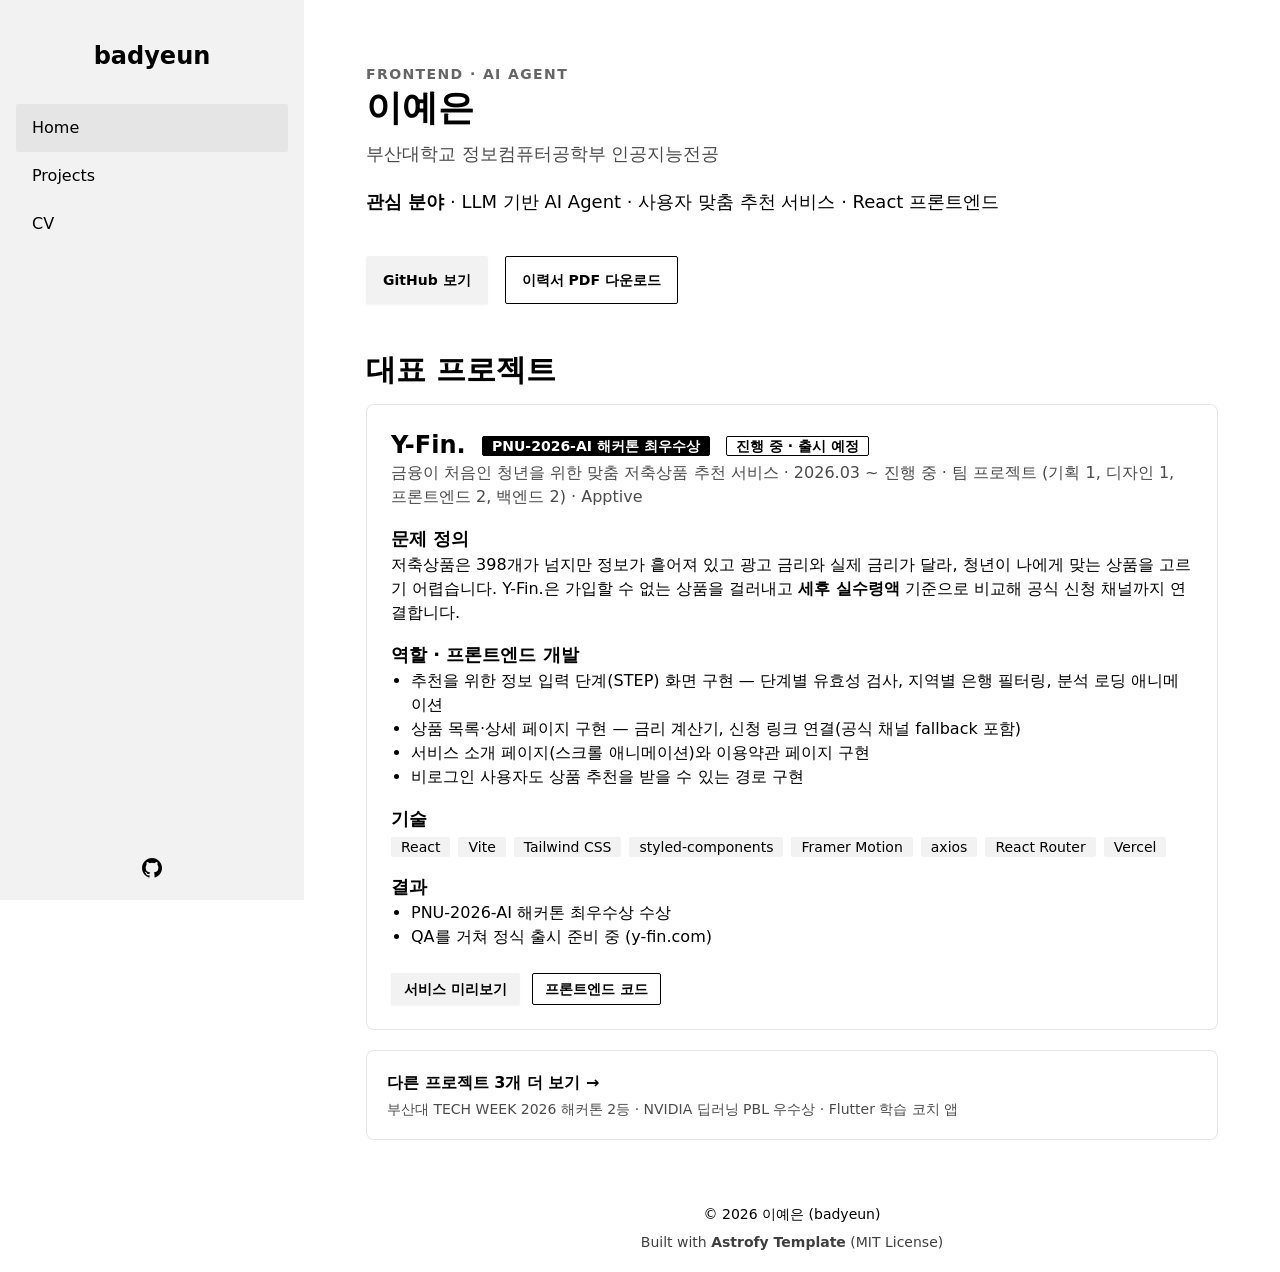
<file: index.html>
<!DOCTYPE html><html lang="ko" data-theme="lofi"> <head><!-- Global Metadata --><meta charset="utf-8"><meta name="viewport" content="width=device-width,initial-scale=1"><link rel="icon" type="image/svg+xml" href="/favicon.svg"><meta name="generator" content="Astro v4.16.19"><!-- Primary Meta Tags --><title>badyeun | Portfolio</title><meta name="title" content="badyeun | Portfolio"><meta name="description" content="AI Agent와 프론트엔드 개발에 관심 있는 badyeun의 포트폴리오입니다."><!-- Open Graph / Facebook --><meta property="og:type" content="website"><meta property="og:url" content="https://badyeun.github.io/"><meta property="og:title" content="badyeun | Portfolio"><meta property="og:description" content="AI Agent와 프론트엔드 개발에 관심 있는 badyeun의 포트폴리오입니다."><meta property="og:image" content="https://badyeun.github.io/social_img.webp"><!-- Twitter --><meta property="twitter:card" content="summary_large_image"><meta property="twitter:url" content="https://badyeun.github.io/"><meta property="twitter:title" content="badyeun | Portfolio"><meta property="twitter:description" content="AI Agent와 프론트엔드 개발에 관심 있는 badyeun의 포트폴리오입니다."><meta property="twitter:image" content="https://badyeun.github.io/social_img.webp"><meta name="astro-view-transitions-enabled" content="true"><meta name="astro-view-transitions-fallback" content="animate"><link rel="stylesheet" href="/_astro/cv.DR1rhaG_.css"><script type="module" src="/_astro/hoisted.CCwx9WFb.js"></script></head> <body> <div class="bg-base-100 drawer lg:drawer-open"> <input id="my-drawer" type="checkbox" class="drawer-toggle"> <div class="drawer-content bg-base-100"> <div class="sticky lg:hidden top-0 z-30 flex h-16 w-full justify-center bg-opacity-90 backdrop-blur transition-all duration-100 bg-base-100 text-base-content shadow-sm"> <div class="navbar"> <div class="navbar-start"> <label for="my-drawer" class="btn btn-square btn-ghost"> <svg xmlns="http://www.w3.org/2000/svg" fill="none" viewBox="0 0 24 24" class="inline-block w-5 h-5 stroke-current"><path stroke-linecap="round" stroke-linejoin="round" stroke-width="2" d="M4 6h16M4 12h16M4 18h16"></path> </svg> </label> </div> <div class="navbar-center"> <a class="btn btn-ghost normal-case text-xl" href="/">badyeun</a> </div> <div class="navbar-end"></div> </div> </div> <div class="md:flex md:justify-center"> <main class="p-6 pt-10 lg:max-w-[900px] max-w-[100vw]">  <div class="pb-12 mt-5"> <div class="text-sm font-semibold tracking-widest opacity-60 py-1">FRONTEND · AI AGENT</div> <div class="text-4xl font-bold">이예은</div> <div class="text-lg py-3 opacity-70">부산대학교 정보컴퓨터공학부 인공지능전공</div> <div class="py-2"> <p class="text-lg"> <b>관심 분야</b> · LLM 기반 AI Agent · 사용자 맞춤 추천 서비스 · React 프론트엔드
</p> </div> <div class="mt-8"> <a class="btn" href="https://github.com/badyeun" target="_blank">GitHub 보기</a> <a class="btn btn-outline ml-3" href="/resume.pdf" download>이력서 PDF 다운로드</a> </div> </div>  <div class="text-3xl w-full font-bold mb-4">대표 프로젝트</div> <div class="rounded-lg bg-base-100 border border-base-300 p-6"> <h2 class="text-2xl font-bold">
Y-Fin.
<span class="badge badge-neutral align-middle ml-2">PNU-2026-AI 해커톤 최우수상</span> <span class="badge badge-outline align-middle ml-2">진행 중 · 출시 예정</span> </h2> <p class="opacity-70 mb-4">금융이 처음인 청년을 위한 맞춤 저축상품 추천 서비스 · 2026.03 ~ 진행 중 · 팀 프로젝트 (기획 1, 디자인 1, 프론트엔드 2, 백엔드 2) · Apptive</p> <h3 class="text-lg font-bold mt-4">문제 정의</h3> <p>저축상품은 398개가 넘지만 정보가 흩어져 있고 광고 금리와 실제 금리가 달라, 청년이 나에게 맞는 상품을 고르기 어렵습니다.
    Y-Fin.은 가입할 수 없는 상품을 걸러내고 <b>세후 실수령액</b> 기준으로 비교해 공식 신청 채널까지 연결합니다.</p> <h3 class="text-lg font-bold mt-4">역할 · 프론트엔드 개발</h3> <ul class="list-disc pl-5"> <li>추천을 위한 정보 입력 단계(STEP) 화면 구현 — 단계별 유효성 검사, 지역별 은행 필터링, 분석 로딩 애니메이션</li> <li>상품 목록·상세 페이지 구현 — 금리 계산기, 신청 링크 연결(공식 채널 fallback 포함)</li> <li>서비스 소개 페이지(스크롤 애니메이션)와 이용약관 페이지 구현</li> <li>비로그인 사용자도 상품 추천을 받을 수 있는 경로 구현</li> </ul> <h3 class="text-lg font-bold mt-4">기술</h3> <div class="flex flex-wrap gap-2 mt-1"> <span class="badge badge-ghost">React</span><span class="badge badge-ghost">Vite</span><span class="badge badge-ghost">Tailwind CSS</span><span class="badge badge-ghost">styled-components</span><span class="badge badge-ghost">Framer Motion</span><span class="badge badge-ghost">axios</span><span class="badge badge-ghost">React Router</span><span class="badge badge-ghost">Vercel</span> </div> <h3 class="text-lg font-bold mt-4">결과</h3> <ul class="list-disc pl-5"> <li>PNU-2026-AI 해커톤 최우수상 수상</li> <li>QA를 거쳐 정식 출시 준비 중 (y-fin.com)</li> </ul> <div class="mt-6 flex flex-wrap gap-3"> <a class="btn btn-sm" href="https://www.y-fin.com/" target="_blank">서비스 미리보기</a> <a class="btn btn-sm btn-outline" href="https://github.com/ApptiveDev/Fin-FE" target="_blank">프론트엔드 코드</a> </div> </div> <a href="/projects" class="block rounded-lg border border-base-300 p-5 mt-5 hover:bg-base-200 transition"> <div class="font-bold">다른 프로젝트 3개 더 보기 →</div> <div class="text-sm opacity-70 mt-1">부산대 TECH WEEK 2026 해커톤 2등 · NVIDIA 딥러닝 PBL 우수상 · Flutter 학습 코치 앱</div> </a>  </main> </div> <footer class="footer footer-center block mb-5 pt-10"> <div class="pb-2">
&copy; 2026 이예은 (badyeun)
</div> <div class="inline opacity-75">
Built with <a href="https://github.com/manuelernestog/astrofy" target="_blank" class="font-bold">Astrofy Template</a> (MIT License)
</div> </footer>  </div> <div class="drawer-side z-40"> <label for="my-drawer" class="drawer-overlay"></label> <aside class="px-2 pt-2 h-auto min-h-full w-[19rem] bg-base-200 text-base-content flex flex-col"> <div class="w-fit mx-auto mt-8 mb-6"> <a href="/" class="text-2xl font-bold">badyeun</a> </div> <ul class="menu grow shrink menu-md overflow-y-auto"> <li><a class="py-3 text-base" id="home" href="/">Home</a></li> <li><a class="py-3 text-base" id="projects" href="/projects">Projects</a></li> <li><a class="py-3 text-base" id="cv" href="/cv">CV</a></li> </ul> <script>(function(){const sideBarActiveItemID = "home";
const activeClass = "bg-base-300";

const activeItemElem = document.getElementById(sideBarActiveItemID);
activeItemElem && activeItemElem.classList.add(activeClass);
})();</script> <div class="block sticky pointer-events-none bottom-10 bg-base-200 justify-center h-12 [mask-image:linear-gradient(transparent,#000000)]"></div> <div class="social-icons px-4 pb-5 pt-1 flex self-center justify-center sticky bottom-0 bg-base-200"> <a href="https://github.com/badyeun" target="_blank" class="mx-3" aria-label="Github" title="Github"> <svg xmlns="http://www.w3.org/2000/svg" width="24" height="24" viewBox="0 0 24 24" style="fill: currentColor;transform: ;msFilter:;"><path fill-rule="evenodd" clip-rule="evenodd" d="M12.026 2c-5.509 0-9.974 4.465-9.974 9.974 0 4.406 2.857 8.145 6.821 9.465.499.09.679-.217.679-.481 0-.237-.008-.865-.011-1.696-2.775.602-3.361-1.338-3.361-1.338-.452-1.152-1.107-1.459-1.107-1.459-.905-.619.069-.605.069-.605 1.002.07 1.527 1.028 1.527 1.028.89 1.524 2.336 1.084 2.902.829.091-.645.351-1.085.635-1.334-2.214-.251-4.542-1.107-4.542-4.93 0-1.087.389-1.979 1.024-2.675-.101-.253-.446-1.268.099-2.64 0 0 .837-.269 2.742 1.021a9.582 9.582 0 0 1 2.496-.336 9.554 9.554 0 0 1 2.496.336c1.906-1.291 2.742-1.021 2.742-1.021.545 1.372.203 2.387.099 2.64.64.696 1.024 1.587 1.024 2.675 0 3.833-2.33 4.675-4.552 4.922.355.308.675.916.675 1.846 0 1.334-.012 2.41-.012 2.737 0 .267.178.577.687.479C19.146 20.115 22 16.379 22 11.974 22 6.465 17.535 2 12.026 2z"></path> </svg> </a> </div> </aside> </div> </div> </body></html>
</file>
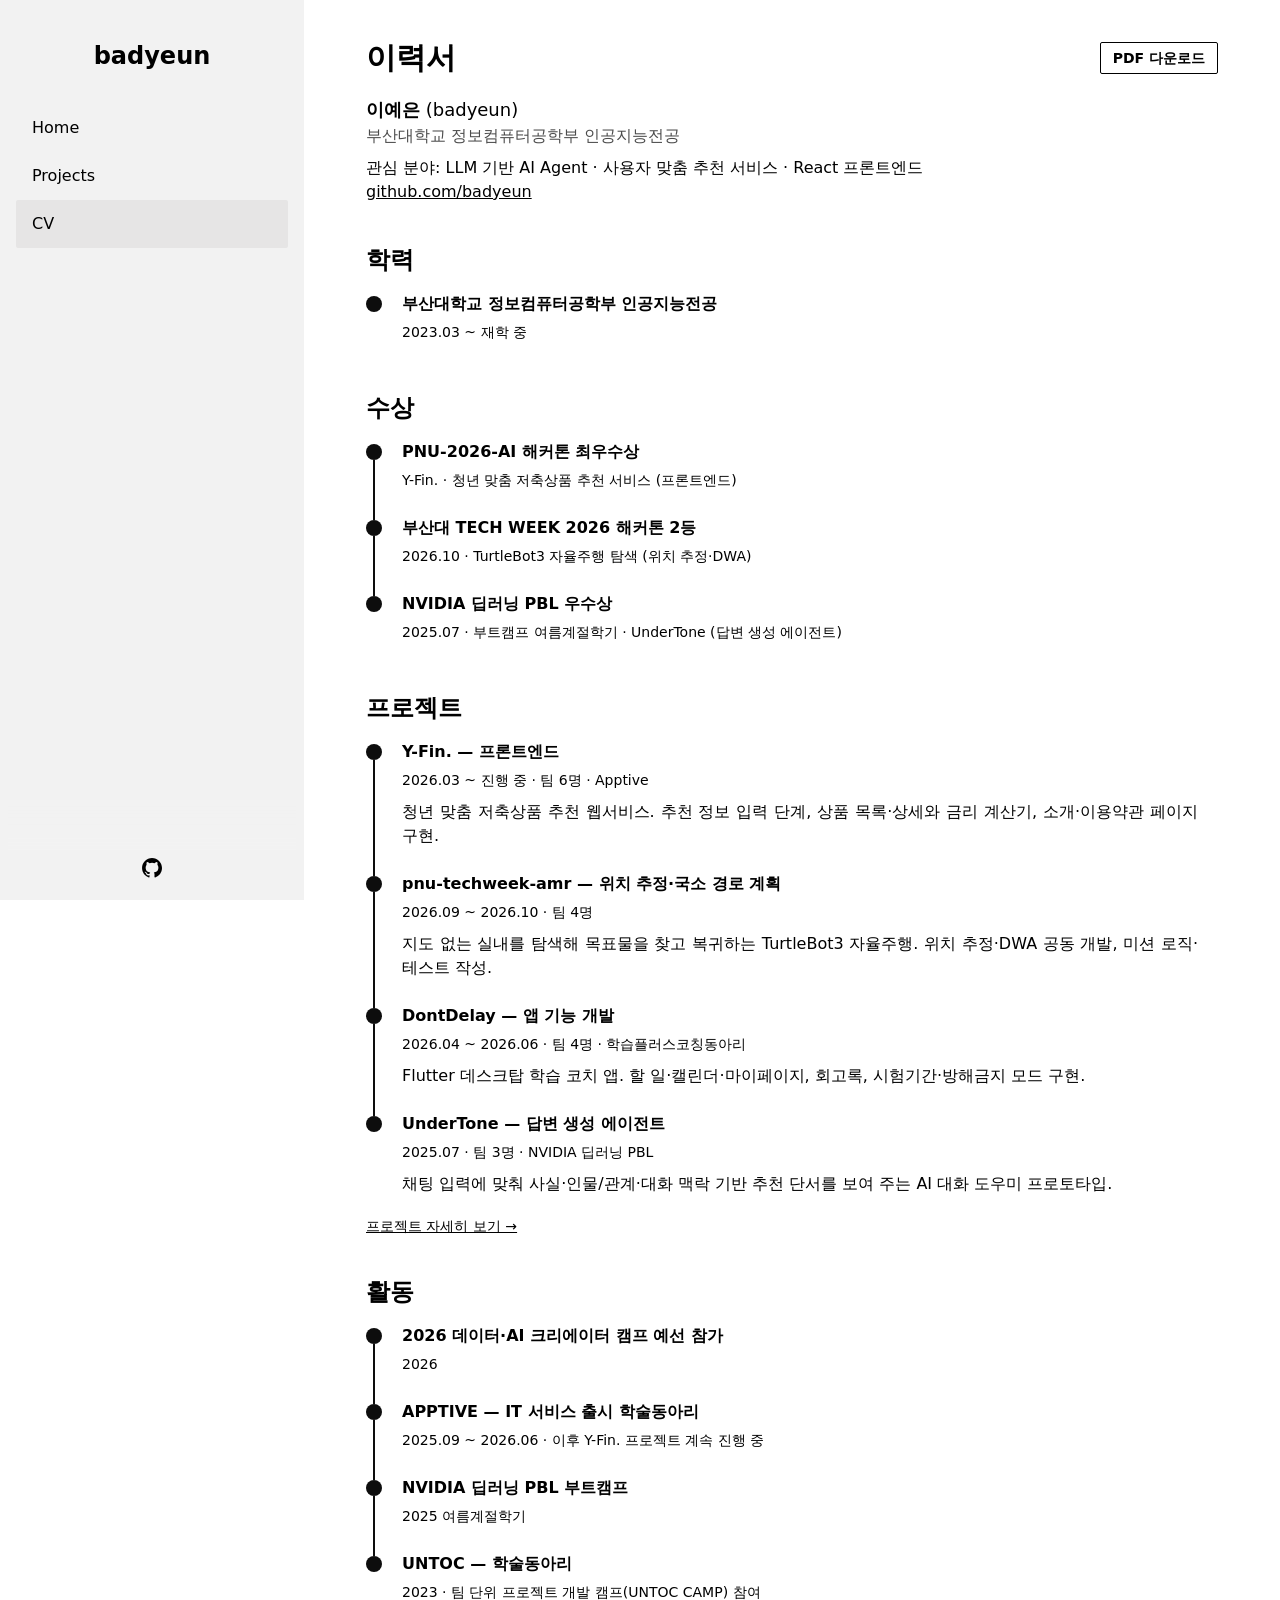
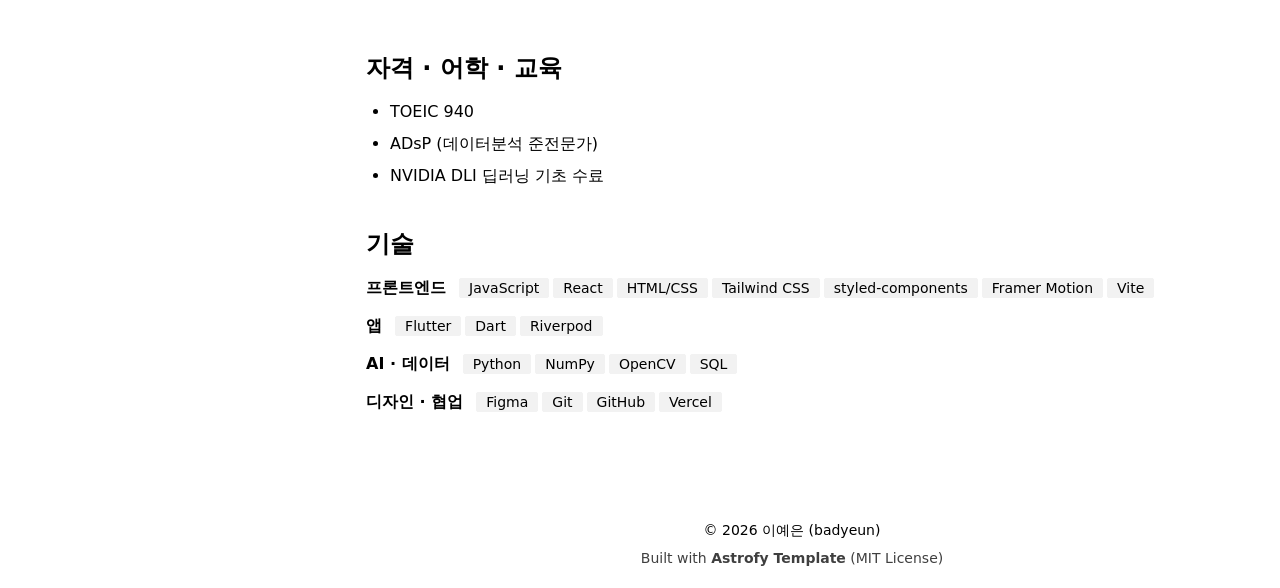
<file: cv/index.html>
<!DOCTYPE html><html lang="ko" data-theme="lofi"> <head><!-- Global Metadata --><meta charset="utf-8"><meta name="viewport" content="width=device-width,initial-scale=1"><link rel="icon" type="image/svg+xml" href="/favicon.svg"><meta name="generator" content="Astro v4.16.19"><!-- Primary Meta Tags --><title>CV | badyeun</title><meta name="title" content="CV | badyeun"><meta name="description" content="AI Agent와 프론트엔드 개발에 관심 있는 badyeun의 포트폴리오입니다."><!-- Open Graph / Facebook --><meta property="og:type" content="website"><meta property="og:url" content="https://badyeun.github.io/cv/"><meta property="og:title" content="CV | badyeun"><meta property="og:description" content="AI Agent와 프론트엔드 개발에 관심 있는 badyeun의 포트폴리오입니다."><meta property="og:image" content="https://badyeun.github.io/social_img.webp"><!-- Twitter --><meta property="twitter:card" content="summary_large_image"><meta property="twitter:url" content="https://badyeun.github.io/cv/"><meta property="twitter:title" content="CV | badyeun"><meta property="twitter:description" content="AI Agent와 프론트엔드 개발에 관심 있는 badyeun의 포트폴리오입니다."><meta property="twitter:image" content="https://badyeun.github.io/social_img.webp"><meta name="astro-view-transitions-enabled" content="true"><meta name="astro-view-transitions-fallback" content="animate"><link rel="stylesheet" href="/_astro/cv.DR1rhaG_.css"><script type="module" src="/_astro/hoisted.CCwx9WFb.js"></script></head> <body> <div class="bg-base-100 drawer lg:drawer-open"> <input id="my-drawer" type="checkbox" class="drawer-toggle"> <div class="drawer-content bg-base-100"> <div class="sticky lg:hidden top-0 z-30 flex h-16 w-full justify-center bg-opacity-90 backdrop-blur transition-all duration-100 bg-base-100 text-base-content shadow-sm"> <div class="navbar"> <div class="navbar-start"> <label for="my-drawer" class="btn btn-square btn-ghost"> <svg xmlns="http://www.w3.org/2000/svg" fill="none" viewBox="0 0 24 24" class="inline-block w-5 h-5 stroke-current"><path stroke-linecap="round" stroke-linejoin="round" stroke-width="2" d="M4 6h16M4 12h16M4 18h16"></path> </svg> </label> </div> <div class="navbar-center"> <a class="btn btn-ghost normal-case text-xl" href="/">badyeun</a> </div> <div class="navbar-end"></div> </div> </div> <div class="md:flex md:justify-center"> <main class="p-6 pt-10 lg:max-w-[900px] max-w-[100vw]">  <div class="flex flex-wrap items-center justify-between gap-3 mb-5"> <div class="text-3xl font-bold">이력서</div> <a class="btn btn-sm btn-outline" href="/resume.pdf" download>PDF 다운로드</a> </div> <div class="mb-10"> <p class="text-lg"><b>이예은</b> (badyeun)</p> <p class="opacity-70">부산대학교 정보컴퓨터공학부 인공지능전공</p> <p class="mt-2">관심 분야: LLM 기반 AI Agent · 사용자 맞춤 추천 서비스 · React 프론트엔드</p> <p><a class="link" href="https://github.com/badyeun" target="_blank">github.com/badyeun</a></p> </div> <div class="text-2xl font-bold mb-4">학력</div> <div class="time-line-container grid gap-4 mb-10"> <div class="flex"> <div class="education__time"> <span class="w-4 h-4 bg-primary block rounded-full mt-1"></span> <span class="education__line bg-primary block h-full w-[2px] translate-x-[7px]"></span> </div> <div class="experience__data bd-grid px-5"> <h3 class="font-semibold mb-1">부산대학교 정보컴퓨터공학부 인공지능전공</h3> <span class="font-light text-sm">2023.03 ~ 재학 중</span> <p class="my-2 text-justify">  </p> </div> </div> </div> <div class="text-2xl font-bold mb-4">수상</div> <div class="time-line-container grid gap-4 mb-10"> <div class="flex"> <div class="education__time"> <span class="w-4 h-4 bg-primary block rounded-full mt-1"></span> <span class="education__line bg-primary block h-full w-[2px] translate-x-[7px]"></span> </div> <div class="experience__data bd-grid px-5"> <h3 class="font-semibold mb-1">PNU-2026-AI 해커톤 최우수상</h3> <span class="font-light text-sm">Y-Fin. · 청년 맞춤 저축상품 추천 서비스 (프론트엔드)</span> <p class="my-2 text-justify">  </p> </div> </div> <div class="flex"> <div class="education__time"> <span class="w-4 h-4 bg-primary block rounded-full mt-1"></span> <span class="education__line bg-primary block h-full w-[2px] translate-x-[7px]"></span> </div> <div class="experience__data bd-grid px-5"> <h3 class="font-semibold mb-1">부산대 TECH WEEK 2026 해커톤 2등</h3> <span class="font-light text-sm">2026.10 · TurtleBot3 자율주행 탐색 (위치 추정·DWA)</span> <p class="my-2 text-justify">  </p> </div> </div> <div class="flex"> <div class="education__time"> <span class="w-4 h-4 bg-primary block rounded-full mt-1"></span> <span class="education__line bg-primary block h-full w-[2px] translate-x-[7px]"></span> </div> <div class="experience__data bd-grid px-5"> <h3 class="font-semibold mb-1">NVIDIA 딥러닝 PBL 우수상</h3> <span class="font-light text-sm">2025.07 · 부트캠프 여름계절학기 · UnderTone (답변 생성 에이전트)</span> <p class="my-2 text-justify">  </p> </div> </div> </div> <div class="text-2xl font-bold mb-4">프로젝트</div> <div class="time-line-container grid gap-4 mb-3"> <div class="flex"> <div class="education__time"> <span class="w-4 h-4 bg-primary block rounded-full mt-1"></span> <span class="education__line bg-primary block h-full w-[2px] translate-x-[7px]"></span> </div> <div class="experience__data bd-grid px-5"> <h3 class="font-semibold mb-1">Y-Fin. — 프론트엔드</h3> <span class="font-light text-sm">2026.03 ~ 진행 중 · 팀 6명 · Apptive</span> <p class="my-2 text-justify"> 
청년 맞춤 저축상품 추천 웹서비스. 추천 정보 입력 단계, 상품 목록·상세와 금리 계산기, 소개·이용약관 페이지 구현.
 </p> </div> </div> <div class="flex"> <div class="education__time"> <span class="w-4 h-4 bg-primary block rounded-full mt-1"></span> <span class="education__line bg-primary block h-full w-[2px] translate-x-[7px]"></span> </div> <div class="experience__data bd-grid px-5"> <h3 class="font-semibold mb-1">pnu-techweek-amr — 위치 추정·국소 경로 계획</h3> <span class="font-light text-sm">2026.09 ~ 2026.10 · 팀 4명</span> <p class="my-2 text-justify"> 
지도 없는 실내를 탐색해 목표물을 찾고 복귀하는 TurtleBot3 자율주행. 위치 추정·DWA 공동 개발, 미션 로직·테스트 작성.
 </p> </div> </div> <div class="flex"> <div class="education__time"> <span class="w-4 h-4 bg-primary block rounded-full mt-1"></span> <span class="education__line bg-primary block h-full w-[2px] translate-x-[7px]"></span> </div> <div class="experience__data bd-grid px-5"> <h3 class="font-semibold mb-1">DontDelay — 앱 기능 개발</h3> <span class="font-light text-sm">2026.04 ~ 2026.06 · 팀 4명 · 학습플러스코칭동아리</span> <p class="my-2 text-justify"> 
Flutter 데스크탑 학습 코치 앱. 할 일·캘린더·마이페이지, 회고록, 시험기간·방해금지 모드 구현.
 </p> </div> </div> <div class="flex"> <div class="education__time"> <span class="w-4 h-4 bg-primary block rounded-full mt-1"></span> <span class="education__line bg-primary block h-full w-[2px] translate-x-[7px]"></span> </div> <div class="experience__data bd-grid px-5"> <h3 class="font-semibold mb-1">UnderTone — 답변 생성 에이전트</h3> <span class="font-light text-sm">2025.07 · 팀 3명 · NVIDIA 딥러닝 PBL</span> <p class="my-2 text-justify"> 
채팅 입력에 맞춰 사실·인물/관계·대화 맥락 기반 추천 단서를 보여 주는 AI 대화 도우미 프로토타입.
 </p> </div> </div> </div> <p class="mb-10 text-sm"><a class="link" href="/projects">프로젝트 자세히 보기 →</a></p> <div class="text-2xl font-bold mb-4">활동</div> <div class="time-line-container grid gap-4 mb-10"> <div class="flex"> <div class="education__time"> <span class="w-4 h-4 bg-primary block rounded-full mt-1"></span> <span class="education__line bg-primary block h-full w-[2px] translate-x-[7px]"></span> </div> <div class="experience__data bd-grid px-5"> <h3 class="font-semibold mb-1">2026 데이터·AI 크리에이터 캠프 예선 참가</h3> <span class="font-light text-sm">2026</span> <p class="my-2 text-justify">  </p> </div> </div> <div class="flex"> <div class="education__time"> <span class="w-4 h-4 bg-primary block rounded-full mt-1"></span> <span class="education__line bg-primary block h-full w-[2px] translate-x-[7px]"></span> </div> <div class="experience__data bd-grid px-5"> <h3 class="font-semibold mb-1">APPTIVE — IT 서비스 출시 학술동아리</h3> <span class="font-light text-sm">2025.09 ~ 2026.06 · 이후 Y-Fin. 프로젝트 계속 진행 중</span> <p class="my-2 text-justify">  </p> </div> </div> <div class="flex"> <div class="education__time"> <span class="w-4 h-4 bg-primary block rounded-full mt-1"></span> <span class="education__line bg-primary block h-full w-[2px] translate-x-[7px]"></span> </div> <div class="experience__data bd-grid px-5"> <h3 class="font-semibold mb-1">NVIDIA 딥러닝 PBL 부트캠프</h3> <span class="font-light text-sm">2025 여름계절학기</span> <p class="my-2 text-justify">  </p> </div> </div> <div class="flex"> <div class="education__time"> <span class="w-4 h-4 bg-primary block rounded-full mt-1"></span> <span class="education__line bg-primary block h-full w-[2px] translate-x-[7px]"></span> </div> <div class="experience__data bd-grid px-5"> <h3 class="font-semibold mb-1">UNTOC — 학술동아리</h3> <span class="font-light text-sm">2023 · 팀 단위 프로젝트 개발 캠프(UNTOC CAMP) 참여</span> <p class="my-2 text-justify">  </p> </div> </div> </div> <div class="text-2xl font-bold mb-4">자격 · 어학 · 교육</div> <ul class="list-disc mx-6 mb-10 grid gap-2"> <li>TOEIC 940</li> <li>ADsP (데이터분석 준전문가)</li> <li>NVIDIA DLI 딥러닝 기초 수료</li> </ul> <div class="text-2xl font-bold mb-4">기술</div> <div class="grid gap-3 mb-10"> <div> <span class="font-semibold mr-2">프론트엔드</span> <span class="badge badge-ghost mr-1 mb-1">JavaScript</span><span class="badge badge-ghost mr-1 mb-1">React</span><span class="badge badge-ghost mr-1 mb-1">HTML/CSS</span><span class="badge badge-ghost mr-1 mb-1">Tailwind CSS</span><span class="badge badge-ghost mr-1 mb-1">styled-components</span><span class="badge badge-ghost mr-1 mb-1">Framer Motion</span><span class="badge badge-ghost mr-1 mb-1">Vite</span> </div><div> <span class="font-semibold mr-2">앱</span> <span class="badge badge-ghost mr-1 mb-1">Flutter</span><span class="badge badge-ghost mr-1 mb-1">Dart</span><span class="badge badge-ghost mr-1 mb-1">Riverpod</span> </div><div> <span class="font-semibold mr-2">AI · 데이터</span> <span class="badge badge-ghost mr-1 mb-1">Python</span><span class="badge badge-ghost mr-1 mb-1">NumPy</span><span class="badge badge-ghost mr-1 mb-1">OpenCV</span><span class="badge badge-ghost mr-1 mb-1">SQL</span> </div><div> <span class="font-semibold mr-2">디자인 · 협업</span> <span class="badge badge-ghost mr-1 mb-1">Figma</span><span class="badge badge-ghost mr-1 mb-1">Git</span><span class="badge badge-ghost mr-1 mb-1">GitHub</span><span class="badge badge-ghost mr-1 mb-1">Vercel</span> </div> </div>  </main> </div> <footer class="footer footer-center block mb-5 pt-10"> <div class="pb-2">
&copy; 2026 이예은 (badyeun)
</div> <div class="inline opacity-75">
Built with <a href="https://github.com/manuelernestog/astrofy" target="_blank" class="font-bold">Astrofy Template</a> (MIT License)
</div> </footer>  </div> <div class="drawer-side z-40"> <label for="my-drawer" class="drawer-overlay"></label> <aside class="px-2 pt-2 h-auto min-h-full w-[19rem] bg-base-200 text-base-content flex flex-col"> <div class="w-fit mx-auto mt-8 mb-6"> <a href="/" class="text-2xl font-bold">badyeun</a> </div> <ul class="menu grow shrink menu-md overflow-y-auto"> <li><a class="py-3 text-base" id="home" href="/">Home</a></li> <li><a class="py-3 text-base" id="projects" href="/projects">Projects</a></li> <li><a class="py-3 text-base" id="cv" href="/cv">CV</a></li> </ul> <script>(function(){const sideBarActiveItemID = "cv";
const activeClass = "bg-base-300";

const activeItemElem = document.getElementById(sideBarActiveItemID);
activeItemElem && activeItemElem.classList.add(activeClass);
})();</script> <div class="block sticky pointer-events-none bottom-10 bg-base-200 justify-center h-12 [mask-image:linear-gradient(transparent,#000000)]"></div> <div class="social-icons px-4 pb-5 pt-1 flex self-center justify-center sticky bottom-0 bg-base-200"> <a href="https://github.com/badyeun" target="_blank" class="mx-3" aria-label="Github" title="Github"> <svg xmlns="http://www.w3.org/2000/svg" width="24" height="24" viewBox="0 0 24 24" style="fill: currentColor;transform: ;msFilter:;"><path fill-rule="evenodd" clip-rule="evenodd" d="M12.026 2c-5.509 0-9.974 4.465-9.974 9.974 0 4.406 2.857 8.145 6.821 9.465.499.09.679-.217.679-.481 0-.237-.008-.865-.011-1.696-2.775.602-3.361-1.338-3.361-1.338-.452-1.152-1.107-1.459-1.107-1.459-.905-.619.069-.605.069-.605 1.002.07 1.527 1.028 1.527 1.028.89 1.524 2.336 1.084 2.902.829.091-.645.351-1.085.635-1.334-2.214-.251-4.542-1.107-4.542-4.93 0-1.087.389-1.979 1.024-2.675-.101-.253-.446-1.268.099-2.64 0 0 .837-.269 2.742 1.021a9.582 9.582 0 0 1 2.496-.336 9.554 9.554 0 0 1 2.496.336c1.906-1.291 2.742-1.021 2.742-1.021.545 1.372.203 2.387.099 2.64.64.696 1.024 1.587 1.024 2.675 0 3.833-2.33 4.675-4.552 4.922.355.308.675.916.675 1.846 0 1.334-.012 2.41-.012 2.737 0 .267.178.577.687.479C19.146 20.115 22 16.379 22 11.974 22 6.465 17.535 2 12.026 2z"></path> </svg> </a> </div> </aside> </div> </div> </body></html>
</file>
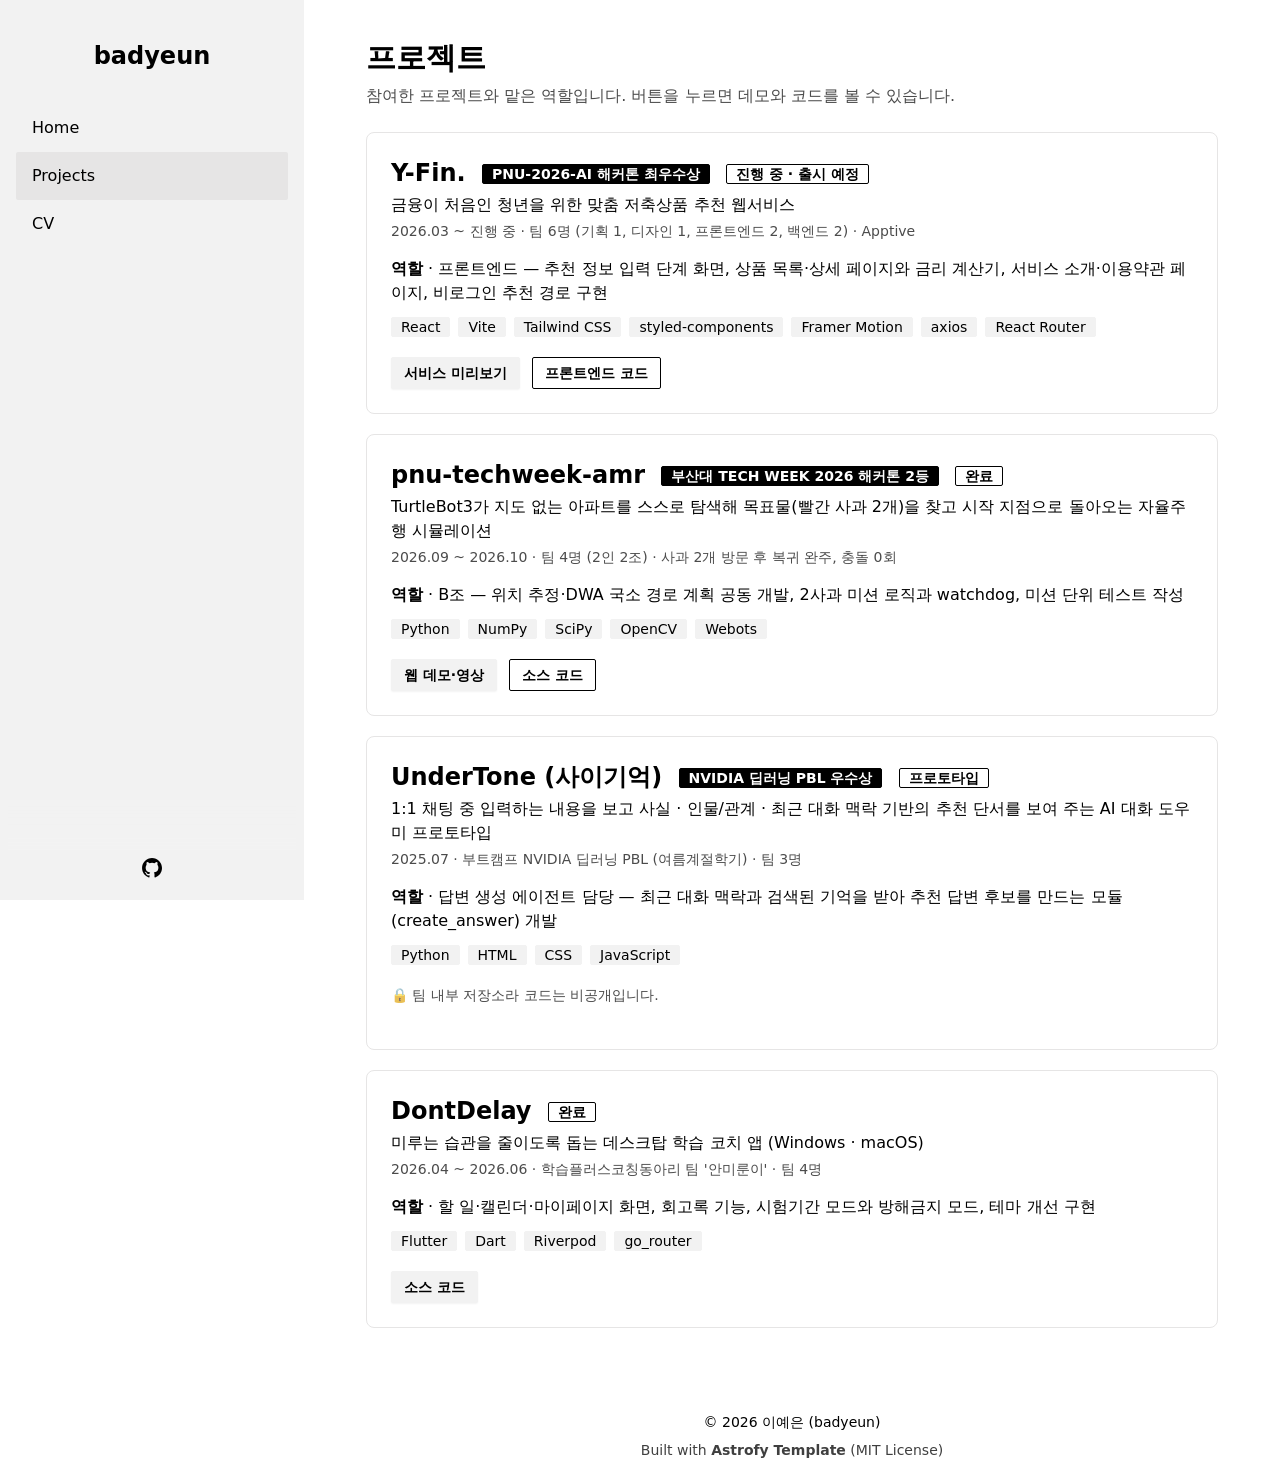
<file: projects/index.html>
<!DOCTYPE html><html lang="ko" data-theme="lofi"> <head><!-- Global Metadata --><meta charset="utf-8"><meta name="viewport" content="width=device-width,initial-scale=1"><link rel="icon" type="image/svg+xml" href="/favicon.svg"><meta name="generator" content="Astro v4.16.19"><!-- Primary Meta Tags --><title>Projects | badyeun</title><meta name="title" content="Projects | badyeun"><meta name="description" content="AI Agent와 프론트엔드 개발에 관심 있는 badyeun의 포트폴리오입니다."><!-- Open Graph / Facebook --><meta property="og:type" content="website"><meta property="og:url" content="https://badyeun.github.io/projects/"><meta property="og:title" content="Projects | badyeun"><meta property="og:description" content="AI Agent와 프론트엔드 개발에 관심 있는 badyeun의 포트폴리오입니다."><meta property="og:image" content="https://badyeun.github.io/social_img.webp"><!-- Twitter --><meta property="twitter:card" content="summary_large_image"><meta property="twitter:url" content="https://badyeun.github.io/projects/"><meta property="twitter:title" content="Projects | badyeun"><meta property="twitter:description" content="AI Agent와 프론트엔드 개발에 관심 있는 badyeun의 포트폴리오입니다."><meta property="twitter:image" content="https://badyeun.github.io/social_img.webp"><meta name="astro-view-transitions-enabled" content="true"><meta name="astro-view-transitions-fallback" content="animate"><link rel="stylesheet" href="/_astro/cv.DR1rhaG_.css"><script type="module" src="/_astro/hoisted.CCwx9WFb.js"></script></head> <body> <div class="bg-base-100 drawer lg:drawer-open"> <input id="my-drawer" type="checkbox" class="drawer-toggle"> <div class="drawer-content bg-base-100"> <div class="sticky lg:hidden top-0 z-30 flex h-16 w-full justify-center bg-opacity-90 backdrop-blur transition-all duration-100 bg-base-100 text-base-content shadow-sm"> <div class="navbar"> <div class="navbar-start"> <label for="my-drawer" class="btn btn-square btn-ghost"> <svg xmlns="http://www.w3.org/2000/svg" fill="none" viewBox="0 0 24 24" class="inline-block w-5 h-5 stroke-current"><path stroke-linecap="round" stroke-linejoin="round" stroke-width="2" d="M4 6h16M4 12h16M4 18h16"></path> </svg> </label> </div> <div class="navbar-center"> <a class="btn btn-ghost normal-case text-xl" href="/">badyeun</a> </div> <div class="navbar-end"></div> </div> </div> <div class="md:flex md:justify-center"> <main class="p-6 pt-10 lg:max-w-[900px] max-w-[100vw]">  <div class="text-3xl w-full font-bold mb-2">프로젝트</div> <p class="opacity-70 mb-6">참여한 프로젝트와 맡은 역할입니다. 버튼을 누르면 데모와 코드를 볼 수 있습니다.</p> <div class="rounded-lg bg-base-100 border border-base-300 p-6 mb-5"> <h2 class="text-2xl font-bold"> Y-Fin. <span class="badge badge-neutral align-middle ml-2">PNU-2026-AI 해커톤 최우수상</span> <span class="badge badge-outline align-middle ml-2">진행 중 · 출시 예정</span> </h2> <p class="mt-1">금융이 처음인 청년을 위한 맞춤 저축상품 추천 웹서비스</p> <p class="opacity-70 text-sm mt-1">2026.03 ~ 진행 중 · 팀 6명 (기획 1, 디자인 1, 프론트엔드 2, 백엔드 2) · Apptive</p> <p class="mt-4"><b>역할</b> · 프론트엔드 — 추천 정보 입력 단계 화면, 상품 목록·상세 페이지와 금리 계산기, 서비스 소개·이용약관 페이지, 비로그인 추천 경로 구현</p> <div class="mt-3 flex flex-wrap gap-2"> <span class="badge badge-ghost">React</span><span class="badge badge-ghost">Vite</span><span class="badge badge-ghost">Tailwind CSS</span><span class="badge badge-ghost">styled-components</span><span class="badge badge-ghost">Framer Motion</span><span class="badge badge-ghost">axios</span><span class="badge badge-ghost">React Router</span> </div>  <div class="mt-5 flex flex-wrap gap-3"> <a class="btn btn-sm" href="https://www.y-fin.com/" target="_blank"> 서비스 미리보기 </a><a class="btn btn-sm btn-outline" href="https://github.com/ApptiveDev/Fin-FE" target="_blank"> 프론트엔드 코드 </a> </div> </div><div class="rounded-lg bg-base-100 border border-base-300 p-6 mb-5"> <h2 class="text-2xl font-bold"> pnu-techweek-amr <span class="badge badge-neutral align-middle ml-2">부산대 TECH WEEK 2026 해커톤 2등</span> <span class="badge badge-outline align-middle ml-2">완료</span> </h2> <p class="mt-1">TurtleBot3가 지도 없는 아파트를 스스로 탐색해 목표물(빨간 사과 2개)을 찾고 시작 지점으로 돌아오는 자율주행 시뮬레이션</p> <p class="opacity-70 text-sm mt-1">2026.09 ~ 2026.10 · 팀 4명 (2인 2조) · 사과 2개 방문 후 복귀 완주, 충돌 0회</p> <p class="mt-4"><b>역할</b> · B조 — 위치 추정·DWA 국소 경로 계획 공동 개발, 2사과 미션 로직과 watchdog, 미션 단위 테스트 작성</p> <div class="mt-3 flex flex-wrap gap-2"> <span class="badge badge-ghost">Python</span><span class="badge badge-ghost">NumPy</span><span class="badge badge-ghost">SciPy</span><span class="badge badge-ghost">OpenCV</span><span class="badge badge-ghost">Webots</span> </div>  <div class="mt-5 flex flex-wrap gap-3"> <a class="btn btn-sm" href="https://blacktae03.github.io/pnu-techweek-amr/" target="_blank"> 웹 데모·영상 </a><a class="btn btn-sm btn-outline" href="https://github.com/blacktae03/pnu-techweek-amr" target="_blank"> 소스 코드 </a> </div> </div><div class="rounded-lg bg-base-100 border border-base-300 p-6 mb-5"> <h2 class="text-2xl font-bold"> UnderTone (사이기억) <span class="badge badge-neutral align-middle ml-2">NVIDIA 딥러닝 PBL 우수상</span> <span class="badge badge-outline align-middle ml-2">프로토타입</span> </h2> <p class="mt-1">1:1 채팅 중 입력하는 내용을 보고 사실 · 인물/관계 · 최근 대화 맥락 기반의 추천 단서를 보여 주는 AI 대화 도우미 프로토타입</p> <p class="opacity-70 text-sm mt-1">2025.07 · 부트캠프 NVIDIA 딥러닝 PBL (여름계절학기) · 팀 3명</p> <p class="mt-4"><b>역할</b> · 답변 생성 에이전트 담당 — 최근 대화 맥락과 검색된 기억을 받아 추천 답변 후보를 만드는 모듈(create_answer) 개발</p> <div class="mt-3 flex flex-wrap gap-2"> <span class="badge badge-ghost">Python</span><span class="badge badge-ghost">HTML</span><span class="badge badge-ghost">CSS</span><span class="badge badge-ghost">JavaScript</span> </div> <p class="text-sm opacity-70 mt-5">🔒 팀 내부 저장소라 코드는 비공개입니다.</p> <div class="mt-5 flex flex-wrap gap-3">  </div> </div><div class="rounded-lg bg-base-100 border border-base-300 p-6 mb-5"> <h2 class="text-2xl font-bold"> DontDelay  <span class="badge badge-outline align-middle ml-2">완료</span> </h2> <p class="mt-1">미루는 습관을 줄이도록 돕는 데스크탑 학습 코치 앱 (Windows · macOS)</p> <p class="opacity-70 text-sm mt-1">2026.04 ~ 2026.06 · 학습플러스코칭동아리 팀 &#39;안미룬이&#39; · 팀 4명</p> <p class="mt-4"><b>역할</b> · 할 일·캘린더·마이페이지 화면, 회고록 기능, 시험기간 모드와 방해금지 모드, 테마 개선 구현</p> <div class="mt-3 flex flex-wrap gap-2"> <span class="badge badge-ghost">Flutter</span><span class="badge badge-ghost">Dart</span><span class="badge badge-ghost">Riverpod</span><span class="badge badge-ghost">go_router</span> </div>  <div class="mt-5 flex flex-wrap gap-3"> <a class="btn btn-sm" href="https://github.com/badyeun/DontDelay_APP" target="_blank"> 소스 코드 </a> </div> </div> </main> </div> <footer class="footer footer-center block mb-5 pt-10"> <div class="pb-2">
&copy; 2026 이예은 (badyeun)
</div> <div class="inline opacity-75">
Built with <a href="https://github.com/manuelernestog/astrofy" target="_blank" class="font-bold">Astrofy Template</a> (MIT License)
</div> </footer>  </div> <div class="drawer-side z-40"> <label for="my-drawer" class="drawer-overlay"></label> <aside class="px-2 pt-2 h-auto min-h-full w-[19rem] bg-base-200 text-base-content flex flex-col"> <div class="w-fit mx-auto mt-8 mb-6"> <a href="/" class="text-2xl font-bold">badyeun</a> </div> <ul class="menu grow shrink menu-md overflow-y-auto"> <li><a class="py-3 text-base" id="home" href="/">Home</a></li> <li><a class="py-3 text-base" id="projects" href="/projects">Projects</a></li> <li><a class="py-3 text-base" id="cv" href="/cv">CV</a></li> </ul> <script>(function(){const sideBarActiveItemID = "projects";
const activeClass = "bg-base-300";

const activeItemElem = document.getElementById(sideBarActiveItemID);
activeItemElem && activeItemElem.classList.add(activeClass);
})();</script> <div class="block sticky pointer-events-none bottom-10 bg-base-200 justify-center h-12 [mask-image:linear-gradient(transparent,#000000)]"></div> <div class="social-icons px-4 pb-5 pt-1 flex self-center justify-center sticky bottom-0 bg-base-200"> <a href="https://github.com/badyeun" target="_blank" class="mx-3" aria-label="Github" title="Github"> <svg xmlns="http://www.w3.org/2000/svg" width="24" height="24" viewBox="0 0 24 24" style="fill: currentColor;transform: ;msFilter:;"><path fill-rule="evenodd" clip-rule="evenodd" d="M12.026 2c-5.509 0-9.974 4.465-9.974 9.974 0 4.406 2.857 8.145 6.821 9.465.499.09.679-.217.679-.481 0-.237-.008-.865-.011-1.696-2.775.602-3.361-1.338-3.361-1.338-.452-1.152-1.107-1.459-1.107-1.459-.905-.619.069-.605.069-.605 1.002.07 1.527 1.028 1.527 1.028.89 1.524 2.336 1.084 2.902.829.091-.645.351-1.085.635-1.334-2.214-.251-4.542-1.107-4.542-4.93 0-1.087.389-1.979 1.024-2.675-.101-.253-.446-1.268.099-2.64 0 0 .837-.269 2.742 1.021a9.582 9.582 0 0 1 2.496-.336 9.554 9.554 0 0 1 2.496.336c1.906-1.291 2.742-1.021 2.742-1.021.545 1.372.203 2.387.099 2.64.64.696 1.024 1.587 1.024 2.675 0 3.833-2.33 4.675-4.552 4.922.355.308.675.916.675 1.846 0 1.334-.012 2.41-.012 2.737 0 .267.178.577.687.479C19.146 20.115 22 16.379 22 11.974 22 6.465 17.535 2 12.026 2z"></path> </svg> </a> </div> </aside> </div> </div> </body></html>
</file>
<file: _astro/cv.DR1rhaG_.css>
*,:before,:after{--tw-border-spacing-x: 0;--tw-border-spacing-y: 0;--tw-translate-x: 0;--tw-translate-y: 0;--tw-rotate: 0;--tw-skew-x: 0;--tw-skew-y: 0;--tw-scale-x: 1;--tw-scale-y: 1;--tw-pan-x: ;--tw-pan-y: ;--tw-pinch-zoom: ;--tw-scroll-snap-strictness: proximity;--tw-gradient-from-position: ;--tw-gradient-via-position: ;--tw-gradient-to-position: ;--tw-ordinal: ;--tw-slashed-zero: ;--tw-numeric-figure: ;--tw-numeric-spacing: ;--tw-numeric-fraction: ;--tw-ring-inset: ;--tw-ring-offset-width: 0px;--tw-ring-offset-color: #fff;--tw-ring-color: rgb(59 130 246 / .5);--tw-ring-offset-shadow: 0 0 #0000;--tw-ring-shadow: 0 0 #0000;--tw-shadow: 0 0 #0000;--tw-shadow-colored: 0 0 #0000;--tw-blur: ;--tw-brightness: ;--tw-contrast: ;--tw-grayscale: ;--tw-hue-rotate: ;--tw-invert: ;--tw-saturate: ;--tw-sepia: ;--tw-drop-shadow: ;--tw-backdrop-blur: ;--tw-backdrop-brightness: ;--tw-backdrop-contrast: ;--tw-backdrop-grayscale: ;--tw-backdrop-hue-rotate: ;--tw-backdrop-invert: ;--tw-backdrop-opacity: ;--tw-backdrop-saturate: ;--tw-backdrop-sepia: ;--tw-contain-size: ;--tw-contain-layout: ;--tw-contain-paint: ;--tw-contain-style: }::backdrop{--tw-border-spacing-x: 0;--tw-border-spacing-y: 0;--tw-translate-x: 0;--tw-translate-y: 0;--tw-rotate: 0;--tw-skew-x: 0;--tw-skew-y: 0;--tw-scale-x: 1;--tw-scale-y: 1;--tw-pan-x: ;--tw-pan-y: ;--tw-pinch-zoom: ;--tw-scroll-snap-strictness: proximity;--tw-gradient-from-position: ;--tw-gradient-via-position: ;--tw-gradient-to-position: ;--tw-ordinal: ;--tw-slashed-zero: ;--tw-numeric-figure: ;--tw-numeric-spacing: ;--tw-numeric-fraction: ;--tw-ring-inset: ;--tw-ring-offset-width: 0px;--tw-ring-offset-color: #fff;--tw-ring-color: rgb(59 130 246 / .5);--tw-ring-offset-shadow: 0 0 #0000;--tw-ring-shadow: 0 0 #0000;--tw-shadow: 0 0 #0000;--tw-shadow-colored: 0 0 #0000;--tw-blur: ;--tw-brightness: ;--tw-contrast: ;--tw-grayscale: ;--tw-hue-rotate: ;--tw-invert: ;--tw-saturate: ;--tw-sepia: ;--tw-drop-shadow: ;--tw-backdrop-blur: ;--tw-backdrop-brightness: ;--tw-backdrop-contrast: ;--tw-backdrop-grayscale: ;--tw-backdrop-hue-rotate: ;--tw-backdrop-invert: ;--tw-backdrop-opacity: ;--tw-backdrop-saturate: ;--tw-backdrop-sepia: ;--tw-contain-size: ;--tw-contain-layout: ;--tw-contain-paint: ;--tw-contain-style: }*,:before,:after{box-sizing:border-box;border-width:0;border-style:solid;border-color:#e5e7eb}:before,:after{--tw-content: ""}html,:host{line-height:1.5;-webkit-text-size-adjust:100%;-moz-tab-size:4;-o-tab-size:4;tab-size:4;font-family:ui-sans-serif,system-ui,sans-serif,"Apple Color Emoji","Segoe UI Emoji",Segoe UI Symbol,"Noto Color Emoji";font-feature-settings:normal;font-variation-settings:normal;-webkit-tap-highlight-color:transparent}body{margin:0;line-height:inherit}hr{height:0;color:inherit;border-top-width:1px}abbr:where([title]){-webkit-text-decoration:underline dotted;text-decoration:underline dotted}h1,h2,h3,h4,h5,h6{font-size:inherit;font-weight:inherit}a{color:inherit;text-decoration:inherit}b,strong{font-weight:bolder}code,kbd,samp,pre{font-family:ui-monospace,SFMono-Regular,Menlo,Monaco,Consolas,Liberation Mono,Courier New,monospace;font-feature-settings:normal;font-variation-settings:normal;font-size:1em}small{font-size:80%}sub,sup{font-size:75%;line-height:0;position:relative;vertical-align:baseline}sub{bottom:-.25em}sup{top:-.5em}table{text-indent:0;border-color:inherit;border-collapse:collapse}button,input,optgroup,select,textarea{font-family:inherit;font-feature-settings:inherit;font-variation-settings:inherit;font-size:100%;font-weight:inherit;line-height:inherit;letter-spacing:inherit;color:inherit;margin:0;padding:0}button,select{text-transform:none}button,input:where([type=button]),input:where([type=reset]),input:where([type=submit]){-webkit-appearance:button;background-color:transparent;background-image:none}:-moz-focusring{outline:auto}:-moz-ui-invalid{box-shadow:none}progress{vertical-align:baseline}::-webkit-inner-spin-button,::-webkit-outer-spin-button{height:auto}[type=search]{-webkit-appearance:textfield;outline-offset:-2px}::-webkit-search-decoration{-webkit-appearance:none}::-webkit-file-upload-button{-webkit-appearance:button;font:inherit}summary{display:list-item}blockquote,dl,dd,h1,h2,h3,h4,h5,h6,hr,figure,p,pre{margin:0}fieldset{margin:0;padding:0}legend{padding:0}ol,ul,menu{list-style:none;margin:0;padding:0}dialog{padding:0}textarea{resize:vertical}input::-moz-placeholder,textarea::-moz-placeholder{opacity:1;color:#9ca3af}input::placeholder,textarea::placeholder{opacity:1;color:#9ca3af}button,[role=button]{cursor:pointer}:disabled{cursor:default}img,svg,video,canvas,audio,iframe,embed,object{display:block;vertical-align:middle}img,video{max-width:100%;height:auto}[hidden]:where(:not([hidden=until-found])){display:none}:root,[data-theme]{background-color:var(--fallback-b1,oklch(var(--b1)/1));color:var(--fallback-bc,oklch(var(--bc)/1))}@supports not (color: oklch(0% 0 0)){:root{color-scheme:light;--fallback-p: #491eff;--fallback-pc: #d4dbff;--fallback-s: #ff41c7;--fallback-sc: #fff9fc;--fallback-a: #00cfbd;--fallback-ac: #00100d;--fallback-n: #2b3440;--fallback-nc: #d7dde4;--fallback-b1: #ffffff;--fallback-b2: #e5e6e6;--fallback-b3: #e5e6e6;--fallback-bc: #1f2937;--fallback-in: #00b3f0;--fallback-inc: #000000;--fallback-su: #00ca92;--fallback-suc: #000000;--fallback-wa: #ffc22d;--fallback-wac: #000000;--fallback-er: #ff6f70;--fallback-erc: #000000}@media (prefers-color-scheme: dark){:root{color-scheme:dark;--fallback-p: #7582ff;--fallback-pc: #050617;--fallback-s: #ff71cf;--fallback-sc: #190211;--fallback-a: #00c7b5;--fallback-ac: #000e0c;--fallback-n: #2a323c;--fallback-nc: #a6adbb;--fallback-b1: #1d232a;--fallback-b2: #191e24;--fallback-b3: #15191e;--fallback-bc: #a6adbb;--fallback-in: #00b3f0;--fallback-inc: #000000;--fallback-su: #00ca92;--fallback-suc: #000000;--fallback-wa: #ffc22d;--fallback-wac: #000000;--fallback-er: #ff6f70;--fallback-erc: #000000}}}html{-webkit-tap-highlight-color:transparent}*{scrollbar-color:color-mix(in oklch,currentColor 35%,transparent) transparent}*:hover{scrollbar-color:color-mix(in oklch,currentColor 60%,transparent) transparent}:root{color-scheme:light;--in: 72.06% .191 231.6;--su: 64.8% .15 160;--wa: 84.71% .199 83.87;--er: 71.76% .221 22.18;--pc: 89.824% .06192 275.75;--ac: 15.352% .0368 183.61;--inc: 0% 0 0;--suc: 0% 0 0;--wac: 0% 0 0;--erc: 0% 0 0;--rounded-box: 1rem;--rounded-btn: .5rem;--rounded-badge: 1.9rem;--animation-btn: .25s;--animation-input: .2s;--btn-focus-scale: .95;--border-btn: 1px;--tab-border: 1px;--tab-radius: .5rem;--p: 49.12% .3096 275.75;--s: 69.71% .329 342.55;--sc: 98.71% .0106 342.55;--a: 76.76% .184 183.61;--n: 32.1785% .02476 255.701624;--nc: 89.4994% .011585 252.096176;--b1: 100% 0 0;--b2: 96.1151% 0 0;--b3: 92.4169% .00108 197.137559;--bc: 27.8078% .029596 256.847952}@media (prefers-color-scheme: dark){:root{color-scheme:dark;--in: 72.06% .191 231.6;--su: 64.8% .15 160;--wa: 84.71% .199 83.87;--er: 71.76% .221 22.18;--pc: 13.138% .0392 275.75;--sc: 14.96% .052 342.55;--ac: 14.902% .0334 183.61;--inc: 0% 0 0;--suc: 0% 0 0;--wac: 0% 0 0;--erc: 0% 0 0;--rounded-box: 1rem;--rounded-btn: .5rem;--rounded-badge: 1.9rem;--animation-btn: .25s;--animation-input: .2s;--btn-focus-scale: .95;--border-btn: 1px;--tab-border: 1px;--tab-radius: .5rem;--p: 65.69% .196 275.75;--s: 74.8% .26 342.55;--a: 74.51% .167 183.61;--n: 31.3815% .021108 254.139175;--nc: 74.6477% .0216 264.435964;--b1: 25.3267% .015896 252.417568;--b2: 23.2607% .013807 253.100675;--b3: 21.1484% .01165 254.087939;--bc: 74.6477% .0216 264.435964}}[data-theme=light]{color-scheme:light;--in: 72.06% .191 231.6;--su: 64.8% .15 160;--wa: 84.71% .199 83.87;--er: 71.76% .221 22.18;--pc: 89.824% .06192 275.75;--ac: 15.352% .0368 183.61;--inc: 0% 0 0;--suc: 0% 0 0;--wac: 0% 0 0;--erc: 0% 0 0;--rounded-box: 1rem;--rounded-btn: .5rem;--rounded-badge: 1.9rem;--animation-btn: .25s;--animation-input: .2s;--btn-focus-scale: .95;--border-btn: 1px;--tab-border: 1px;--tab-radius: .5rem;--p: 49.12% .3096 275.75;--s: 69.71% .329 342.55;--sc: 98.71% .0106 342.55;--a: 76.76% .184 183.61;--n: 32.1785% .02476 255.701624;--nc: 89.4994% .011585 252.096176;--b1: 100% 0 0;--b2: 96.1151% 0 0;--b3: 92.4169% .00108 197.137559;--bc: 27.8078% .029596 256.847952}[data-theme=dark]{color-scheme:dark;--in: 72.06% .191 231.6;--su: 64.8% .15 160;--wa: 84.71% .199 83.87;--er: 71.76% .221 22.18;--pc: 13.138% .0392 275.75;--sc: 14.96% .052 342.55;--ac: 14.902% .0334 183.61;--inc: 0% 0 0;--suc: 0% 0 0;--wac: 0% 0 0;--erc: 0% 0 0;--rounded-box: 1rem;--rounded-btn: .5rem;--rounded-badge: 1.9rem;--animation-btn: .25s;--animation-input: .2s;--btn-focus-scale: .95;--border-btn: 1px;--tab-border: 1px;--tab-radius: .5rem;--p: 65.69% .196 275.75;--s: 74.8% .26 342.55;--a: 74.51% .167 183.61;--n: 31.3815% .021108 254.139175;--nc: 74.6477% .0216 264.435964;--b1: 25.3267% .015896 252.417568;--b2: 23.2607% .013807 253.100675;--b3: 21.1484% .01165 254.087939;--bc: 74.6477% .0216 264.435964}[data-theme=cupcake]{color-scheme:light;--in: 72.06% .191 231.6;--su: 64.8% .15 160;--wa: 84.71% .199 83.87;--er: 71.76% .221 22.18;--pc: 15.2344% .017892 200.026556;--sc: 15.787% .020249 356.29965;--ac: 15.8762% .029206 78.618794;--nc: 84.7148% .013247 313.189598;--inc: 0% 0 0;--suc: 0% 0 0;--wac: 0% 0 0;--erc: 0% 0 0;--rounded-box: 1rem;--rounded-badge: 1.9rem;--animation-btn: .25s;--animation-input: .2s;--btn-focus-scale: .95;--border-btn: 1px;--p: 76.172% .089459 200.026556;--s: 78.9351% .101246 356.29965;--a: 79.3811% .146032 78.618794;--n: 23.5742% .066235 313.189598;--b1: 97.7882% .00418 56.375637;--b2: 93.9822% .007638 61.449292;--b3: 91.5861% .006811 53.440502;--bc: 23.5742% .066235 313.189598;--rounded-btn: 1.9rem;--tab-border: 2px;--tab-radius: .7rem}[data-theme=bumblebee]{color-scheme:light;--b2: 93% 0 0;--b3: 86% 0 0;--in: 72.06% .191 231.6;--su: 64.8% .15 160;--wa: 84.71% .199 83.87;--er: 71.76% .221 22.18;--bc: 20% 0 0;--ac: 16.254% .0314 56.52;--nc: 82.55% .015 281.99;--inc: 0% 0 0;--suc: 0% 0 0;--wac: 0% 0 0;--erc: 0% 0 0;--rounded-box: 1rem;--rounded-btn: .5rem;--rounded-badge: 1.9rem;--animation-btn: .25s;--animation-input: .2s;--btn-focus-scale: .95;--border-btn: 1px;--tab-border: 1px;--tab-radius: .5rem;--p: 89.51% .2132 96.61;--pc: 38.92% .046 96.61;--s: 80.39% .194 70.76;--sc: 39.38% .068 70.76;--a: 81.27% .157 56.52;--n: 12.75% .075 281.99;--b1: 100% 0 0}[data-theme=emerald]{color-scheme:light;--b2: 93% 0 0;--b3: 86% 0 0;--in: 72.06% .191 231.6;--su: 64.8% .15 160;--wa: 84.71% .199 83.87;--er: 71.76% .221 22.18;--inc: 0% 0 0;--suc: 0% 0 0;--wac: 0% 0 0;--erc: 0% 0 0;--rounded-box: 1rem;--rounded-btn: .5rem;--rounded-badge: 1.9rem;--border-btn: 1px;--tab-border: 1px;--tab-radius: .5rem;--p: 76.6626% .135433 153.450024;--pc: 33.3872% .040618 162.240129;--s: 61.3028% .202368 261.294233;--sc: 100% 0 0;--a: 72.7725% .149783 33.200363;--ac: 0% 0 0;--n: 35.5192% .032071 262.988584;--nc: 98.4625% .001706 247.838921;--b1: 100% 0 0;--bc: 35.5192% .032071 262.988584;--animation-btn: 0;--animation-input: 0;--btn-focus-scale: 1}[data-theme=corporate]{color-scheme:light;--b2: 93% 0 0;--b3: 86% 0 0;--in: 72.06% .191 231.6;--su: 64.8% .15 160;--wa: 84.71% .199 83.87;--er: 71.76% .221 22.18;--pc: 12.078% .0456 269.1;--sc: 13.0739% .010951 256.688055;--ac: 15.3934% .022799 163.57888;--inc: 0% 0 0;--suc: 0% 0 0;--wac: 0% 0 0;--erc: 0% 0 0;--border-btn: 1px;--tab-border: 1px;--p: 60.39% .228 269.1;--s: 65.3694% .054756 256.688055;--a: 76.9669% .113994 163.57888;--n: 22.3899% .031305 278.07229;--nc: 95.8796% .008588 247.915135;--b1: 100% 0 0;--bc: 22.3899% .031305 278.07229;--rounded-box: .25rem;--rounded-btn: .125rem;--rounded-badge: .125rem;--tab-radius: .25rem;--animation-btn: 0;--animation-input: 0;--btn-focus-scale: 1}[data-theme=synthwave]{color-scheme:dark;--b2: 20.2941% .076211 287.835609;--b3: 18.7665% .070475 287.835609;--pc: 14.4421% .031903 342.009383;--sc: 15.6543% .02362 227.382405;--ac: 17.608% .0412 93.72;--rounded-box: 1rem;--rounded-btn: .5rem;--rounded-badge: 1.9rem;--animation-btn: .25s;--animation-input: .2s;--btn-focus-scale: .95;--border-btn: 1px;--tab-border: 1px;--tab-radius: .5rem;--p: 72.2105% .159514 342.009383;--s: 78.2714% .118101 227.382405;--a: 88.04% .206 93.72;--n: 25.5554% .103537 286.507967;--nc: 97.9365% .00819 301.358346;--b1: 21.8216% .081948 287.835609;--bc: 97.9365% .00819 301.358346;--in: 76.5197% .12273 231.831603;--inc: 23.5017% .096418 290.329844;--su: 86.0572% .115038 178.624677;--suc: 23.5017% .096418 290.329844;--wa: 85.531% .122117 93.722227;--wac: 23.5017% .096418 290.329844;--er: 73.7005% .121339 32.639257;--erc: 23.5017% .096418 290.329844}[data-theme=retro]{color-scheme:light;--inc: 90.923% .043042 262.880917;--suc: 12.541% .033982 149.213788;--wac: 13.3168% .031484 58.31834;--erc: 13.144% .0398 27.33;--animation-btn: .25s;--animation-input: .2s;--btn-focus-scale: .95;--border-btn: 1px;--tab-border: 1px;--p: 76.8664% .104092 22.664655;--pc: 26.5104% .006243 .522862;--s: 80.7415% .052534 159.094608;--sc: 26.5104% .006243 .522862;--a: 70.3919% .125455 52.953428;--ac: 26.5104% .006243 .522862;--n: 28.4181% .009519 355.534017;--nc: 92.5604% .025113 89.217311;--b1: 91.6374% .034554 90.51575;--b2: 88.2722% .049418 91.774344;--b3: 84.133% .065952 90.856665;--bc: 26.5104% .006243 .522862;--in: 54.615% .215208 262.880917;--su: 62.7052% .169912 149.213788;--wa: 66.584% .157422 58.31834;--er: 65.72% .199 27.33;--rounded-box: .4rem;--rounded-btn: .4rem;--rounded-badge: .4rem;--tab-radius: .4rem}[data-theme=cyberpunk]{color-scheme:light;--b2: 87.8943% .16647 104.32;--b3: 81.2786% .15394 104.32;--in: 72.06% .191 231.6;--su: 64.8% .15 160;--wa: 84.71% .199 83.87;--er: 71.76% .221 22.18;--bc: 18.902% .0358 104.32;--pc: 14.844% .0418 6.35;--sc: 16.666% .0368 204.72;--ac: 14.372% .04352 310.43;--inc: 0% 0 0;--suc: 0% 0 0;--wac: 0% 0 0;--erc: 0% 0 0;--animation-btn: .25s;--animation-input: .2s;--btn-focus-scale: .95;--border-btn: 1px;--tab-border: 1px;font-family:ui-monospace,SFMono-Regular,Menlo,Monaco,Consolas,Liberation Mono,Courier New,monospace;--p: 74.22% .209 6.35;--s: 83.33% .184 204.72;--a: 71.86% .2176 310.43;--n: 23.04% .065 269.31;--nc: 94.51% .179 104.32;--b1: 94.51% .179 104.32;--rounded-box: 0;--rounded-btn: 0;--rounded-badge: 0;--tab-radius: 0}[data-theme=valentine]{color-scheme:light;--b2: 88.0567% .024834 337.06289;--b3: 81.4288% .022964 337.06289;--pc: 13.7239% .030755 15.066527;--sc: 14.3942% .029258 293.189609;--ac: 14.2537% .014961 197.828857;--inc: 90.923% .043042 262.880917;--suc: 12.541% .033982 149.213788;--wac: 13.3168% .031484 58.31834;--erc: 14.614% .0414 27.33;--rounded-box: 1rem;--rounded-badge: 1.9rem;--animation-btn: .25s;--animation-input: .2s;--btn-focus-scale: .95;--border-btn: 1px;--tab-border: 1px;--p: 68.6197% .153774 15.066527;--s: 71.971% .14629 293.189609;--a: 71.2685% .074804 197.828857;--n: 54.6053% .143342 358.004839;--nc: 90.2701% .037202 336.955191;--b1: 94.6846% .026703 337.06289;--bc: 37.3085% .081131 4.606426;--in: 54.615% .215208 262.880917;--su: 62.7052% .169912 149.213788;--wa: 66.584% .157422 58.31834;--er: 73.07% .207 27.33;--rounded-btn: 1.9rem;--tab-radius: .7rem}[data-theme=halloween]{color-scheme:dark;--b2: 23.0416% 0 0;--b3: 21.3072% 0 0;--bc: 84.9552% 0 0;--sc: 89.196% .0496 305.03;--nc: 84.8742% .009322 65.681484;--inc: 90.923% .043042 262.880917;--suc: 12.541% .033982 149.213788;--wac: 13.3168% .031484 58.31834;--erc: 13.144% .0398 27.33;--rounded-box: 1rem;--rounded-btn: .5rem;--rounded-badge: 1.9rem;--animation-btn: .25s;--animation-input: .2s;--btn-focus-scale: .95;--border-btn: 1px;--tab-border: 1px;--tab-radius: .5rem;--p: 77.48% .204 60.62;--pc: 19.6935% .004671 196.779412;--s: 45.98% .248 305.03;--a: 64.8% .223 136.073479;--ac: 0% 0 0;--n: 24.371% .046608 65.681484;--b1: 24.7759% 0 0;--in: 54.615% .215208 262.880917;--su: 62.7052% .169912 149.213788;--wa: 66.584% .157422 58.31834;--er: 65.72% .199 27.33}[data-theme=garden]{color-scheme:light;--b2: 86.4453% .002011 17.197414;--b3: 79.9386% .00186 17.197414;--in: 72.06% .191 231.6;--su: 64.8% .15 160;--wa: 84.71% .199 83.87;--er: 71.76% .221 22.18;--sc: 89.699% .022197 355.095988;--ac: 11.2547% .010859 154.390187;--inc: 0% 0 0;--suc: 0% 0 0;--wac: 0% 0 0;--erc: 0% 0 0;--rounded-box: 1rem;--rounded-btn: .5rem;--rounded-badge: 1.9rem;--animation-btn: .25s;--animation-input: .2s;--btn-focus-scale: .95;--border-btn: 1px;--tab-border: 1px;--tab-radius: .5rem;--p: 62.45% .278 3.83636;--pc: 100% 0 0;--s: 48.4952% .110985 355.095988;--a: 56.2735% .054297 154.390187;--n: 24.1559% .049362 89.070594;--nc: 92.9519% .002163 17.197414;--b1: 92.9519% .002163 17.197414;--bc: 16.9617% .001664 17.32068}[data-theme=forest]{color-scheme:dark;--b2: 17.522% .007709 17.911578;--b3: 16.2032% .007129 17.911578;--in: 72.06% .191 231.6;--su: 64.8% .15 160;--wa: 84.71% .199 83.87;--er: 71.76% .221 22.18;--bc: 83.7682% .001658 17.911578;--sc: 13.9553% .027077 168.327128;--ac: 14.1257% .02389 185.713193;--nc: 86.1397% .007806 171.364646;--inc: 0% 0 0;--suc: 0% 0 0;--wac: 0% 0 0;--erc: 0% 0 0;--rounded-box: 1rem;--rounded-badge: 1.9rem;--animation-btn: .25s;--animation-input: .2s;--btn-focus-scale: .95;--border-btn: 1px;--tab-border: 1px;--tab-radius: .5rem;--p: 68.6283% .185567 148.958922;--pc: 0% 0 0;--s: 69.7764% .135385 168.327128;--a: 70.6285% .119451 185.713193;--n: 30.6985% .039032 171.364646;--b1: 18.8409% .00829 17.911578;--rounded-btn: 1.9rem}[data-theme=aqua]{color-scheme:dark;--b2: 45.3464% .118611 261.181672;--b3: 41.9333% .109683 261.181672;--bc: 89.7519% .025508 261.181672;--sc: 12.1365% .02175 309.782946;--ac: 18.6854% .020445 94.555431;--nc: 12.2124% .023402 243.760661;--inc: 90.923% .043042 262.880917;--suc: 12.541% .033982 149.213788;--wac: 13.3168% .031484 58.31834;--erc: 14.79% .038 27.33;--rounded-box: 1rem;--rounded-btn: .5rem;--rounded-badge: 1.9rem;--animation-btn: .25s;--animation-input: .2s;--btn-focus-scale: .95;--border-btn: 1px;--tab-border: 1px;--tab-radius: .5rem;--p: 85.6617% .14498 198.6458;--pc: 40.1249% .068266 197.603872;--s: 60.6827% .108752 309.782946;--a: 93.4269% .102225 94.555431;--n: 61.0622% .117009 243.760661;--b1: 48.7596% .127539 261.181672;--in: 54.615% .215208 262.880917;--su: 62.7052% .169912 149.213788;--wa: 66.584% .157422 58.31834;--er: 73.95% .19 27.33}[data-theme=lofi]{color-scheme:light;--inc: 15.908% .0206 205.9;--suc: 18.026% .0306 164.14;--wac: 17.674% .027 79.94;--erc: 15.732% .03 28.47;--border-btn: 1px;--tab-border: 1px;--p: 15.9066% 0 0;--pc: 100% 0 0;--s: 21.455% .001566 17.278957;--sc: 100% 0 0;--a: 26.8618% 0 0;--ac: 100% 0 0;--n: 0% 0 0;--nc: 100% 0 0;--b1: 100% 0 0;--b2: 96.1151% 0 0;--b3: 92.268% .001082 17.17934;--bc: 0% 0 0;--in: 79.54% .103 205.9;--su: 90.13% .153 164.14;--wa: 88.37% .135 79.94;--er: 78.66% .15 28.47;--rounded-box: .25rem;--rounded-btn: .125rem;--rounded-badge: .125rem;--tab-radius: .125rem;--animation-btn: 0;--animation-input: 0;--btn-focus-scale: 1}[data-theme=pastel]{color-scheme:light;--in: 72.06% .191 231.6;--su: 64.8% .15 160;--wa: 84.71% .199 83.87;--er: 71.76% .221 22.18;--bc: 20% 0 0;--pc: 16.6166% .006979 316.8737;--sc: 17.6153% .009839 8.688364;--ac: 17.8419% .012056 170.923263;--nc: 14.2681% .014702 228.183906;--inc: 0% 0 0;--suc: 0% 0 0;--wac: 0% 0 0;--erc: 0% 0 0;--rounded-box: 1rem;--rounded-badge: 1.9rem;--animation-btn: .25s;--animation-input: .2s;--btn-focus-scale: .95;--border-btn: 1px;--tab-border: 1px;--p: 83.0828% .034896 316.8737;--s: 88.0763% .049197 8.688364;--a: 89.2096% .06028 170.923263;--n: 71.3406% .07351 228.183906;--b1: 100% 0 0;--b2: 98.4625% .001706 247.838921;--b3: 87.1681% .009339 258.338227;--rounded-btn: 1.9rem;--tab-radius: .7rem}[data-theme=fantasy]{color-scheme:light;--b2: 93% 0 0;--b3: 86% 0 0;--in: 72.06% .191 231.6;--su: 64.8% .15 160;--wa: 84.71% .199 83.87;--er: 71.76% .221 22.18;--pc: 87.49% .0378 325.02;--sc: 90.784% .0324 241.36;--ac: 15.196% .0408 56.72;--nc: 85.5616% .005919 256.847952;--inc: 0% 0 0;--suc: 0% 0 0;--wac: 0% 0 0;--erc: 0% 0 0;--rounded-box: 1rem;--rounded-btn: .5rem;--rounded-badge: 1.9rem;--animation-btn: .25s;--animation-input: .2s;--btn-focus-scale: .95;--border-btn: 1px;--tab-border: 1px;--tab-radius: .5rem;--p: 37.45% .189 325.02;--s: 53.92% .162 241.36;--a: 75.98% .204 56.72;--n: 27.8078% .029596 256.847952;--b1: 100% 0 0;--bc: 27.8078% .029596 256.847952}[data-theme=wireframe]{color-scheme:light;--bc: 20% 0 0;--pc: 15.6521% 0 0;--sc: 15.6521% 0 0;--ac: 15.6521% 0 0;--nc: 18.8014% 0 0;--inc: 89.0403% .062643 264.052021;--suc: 90.395% .035372 142.495339;--wac: 14.1626% .019994 108.702381;--erc: 12.5591% .051537 29.233885;--animation-btn: .25s;--animation-input: .2s;--btn-focus-scale: .95;--border-btn: 1px;--tab-border: 1px;font-family:Chalkboard,comic sans ms,"sans-serif";--p: 78.2604% 0 0;--s: 78.2604% 0 0;--a: 78.2604% 0 0;--n: 94.007% 0 0;--b1: 100% 0 0;--b2: 94.9119% 0 0;--b3: 89.7547% 0 0;--in: 45.2014% .313214 264.052021;--su: 51.9752% .176858 142.495339;--wa: 70.8131% .099969 108.702381;--er: 62.7955% .257683 29.233885;--rounded-box: .2rem;--rounded-btn: .2rem;--rounded-badge: .2rem;--tab-radius: .2rem}[data-theme=black]{color-scheme:dark;--pc: 86.736% 0 0;--sc: 86.736% 0 0;--ac: 86.736% 0 0;--nc: 86.736% 0 0;--inc: 89.0403% .062643 264.052021;--suc: 90.395% .035372 142.495339;--wac: 19.3597% .042201 109.769232;--erc: 12.5591% .051537 29.233885;--border-btn: 1px;--tab-border: 1px;--p: 33.6799% 0 0;--s: 33.6799% 0 0;--a: 33.6799% 0 0;--b1: 0% 0 0;--b2: 19.1251% 0 0;--b3: 26.8618% 0 0;--bc: 87.6096% 0 0;--n: 33.6799% 0 0;--in: 45.2014% .313214 264.052021;--su: 51.9752% .176858 142.495339;--wa: 96.7983% .211006 109.769232;--er: 62.7955% .257683 29.233885;--rounded-box: 0;--rounded-btn: 0;--rounded-badge: 0;--animation-btn: 0;--animation-input: 0;--btn-focus-scale: 1;--tab-radius: 0}[data-theme=luxury]{color-scheme:dark;--pc: 20% 0 0;--sc: 85.5163% .012821 261.069149;--ac: 87.3349% .010348 338.82597;--inc: 15.8122% .024356 237.133883;--suc: 15.6239% .038579 132.154381;--wac: 17.2255% .027305 102.89115;--erc: 14.3506% .035271 22.568916;--rounded-box: 1rem;--rounded-btn: .5rem;--rounded-badge: 1.9rem;--animation-btn: .25s;--animation-input: .2s;--btn-focus-scale: .95;--border-btn: 1px;--tab-border: 1px;--tab-radius: .5rem;--p: 100% 0 0;--s: 27.5815% .064106 261.069149;--a: 36.6744% .051741 338.82597;--n: 24.27% .057015 59.825019;--nc: 93.2033% .089631 90.861683;--b1: 14.0765% .004386 285.822869;--b2: 20.2191% .004211 308.22937;--b3: 29.8961% .003818 308.318612;--bc: 75.6879% .123666 76.890484;--in: 79.0612% .121778 237.133883;--su: 78.1197% .192894 132.154381;--wa: 86.1274% .136524 102.89115;--er: 71.7531% .176357 22.568916}[data-theme=dracula]{color-scheme:dark;--b2: 26.8053% .020556 277.508664;--b3: 24.7877% .019009 277.508664;--pc: 15.0922% .036614 346.812432;--sc: 14.8405% .029709 301.883095;--ac: 16.6785% .024826 66.558491;--nc: 87.8891% .006515 275.524078;--inc: 17.6526% .018676 212.846491;--suc: 17.4199% .043903 148.024881;--wac: 19.1068% .026849 112.757109;--erc: 13.6441% .041266 24.430965;--rounded-box: 1rem;--rounded-btn: .5rem;--rounded-badge: 1.9rem;--animation-btn: .25s;--animation-input: .2s;--btn-focus-scale: .95;--border-btn: 1px;--tab-border: 1px;--tab-radius: .5rem;--p: 75.4611% .18307 346.812432;--s: 74.2023% .148546 301.883095;--a: 83.3927% .124132 66.558491;--n: 39.4456% .032576 275.524078;--b1: 28.8229% .022103 277.508664;--bc: 97.7477% .007913 106.545019;--in: 88.263% .09338 212.846491;--su: 87.0995% .219516 148.024881;--wa: 95.5338% .134246 112.757109;--er: 68.2204% .206328 24.430965}[data-theme=cmyk]{color-scheme:light;--b2: 93% 0 0;--b3: 86% 0 0;--bc: 20% 0 0;--pc: 14.3544% .02666 239.443325;--sc: 12.8953% .040552 359.339283;--ac: 18.8458% .037948 105.306968;--nc: 84.3557% 0 0;--inc: 13.6952% .0189 217.284104;--suc: 89.3898% .032505 321.406278;--wac: 14.2473% .031969 52.023412;--erc: 12.4027% .041677 28.717543;--rounded-box: 1rem;--rounded-btn: .5rem;--rounded-badge: 1.9rem;--animation-btn: .25s;--animation-input: .2s;--btn-focus-scale: .95;--border-btn: 1px;--tab-border: 1px;--tab-radius: .5rem;--p: 71.7722% .133298 239.443325;--s: 64.4766% .202758 359.339283;--a: 94.2289% .189741 105.306968;--n: 21.7787% 0 0;--b1: 100% 0 0;--in: 68.4759% .094499 217.284104;--su: 46.949% .162524 321.406278;--wa: 71.2364% .159843 52.023412;--er: 62.0133% .208385 28.717543}[data-theme=autumn]{color-scheme:light;--b2: 89.1077% 0 0;--b3: 82.4006% 0 0;--bc: 19.1629% 0 0;--pc: 88.1446% .032232 17.530175;--sc: 12.3353% .033821 23.865865;--ac: 14.6851% .018999 60.729616;--nc: 90.8734% .007475 51.902819;--inc: 13.8449% .019596 207.284192;--suc: 12.199% .016032 174.616213;--wac: 14.0163% .032982 56.844303;--erc: 90.614% .0482 24.16;--rounded-box: 1rem;--rounded-btn: .5rem;--rounded-badge: 1.9rem;--animation-btn: .25s;--animation-input: .2s;--btn-focus-scale: .95;--border-btn: 1px;--tab-border: 1px;--tab-radius: .5rem;--p: 40.7232% .16116 17.530175;--s: 61.6763% .169105 23.865865;--a: 73.4253% .094994 60.729616;--n: 54.3672% .037374 51.902819;--b1: 95.8147% 0 0;--in: 69.2245% .097979 207.284192;--su: 60.9951% .080159 174.616213;--wa: 70.0817% .164909 56.844303;--er: 53.07% .241 24.16}[data-theme=business]{color-scheme:dark;--b2: 22.6487% 0 0;--b3: 20.944% 0 0;--bc: 84.8707% 0 0;--pc: 88.3407% .019811 251.473931;--sc: 12.8185% .005481 229.389418;--ac: 13.4542% .033545 35.791525;--nc: 85.4882% .00265 253.041249;--inc: 12.5233% .028702 240.033697;--suc: 14.0454% .018919 156.59611;--wac: 15.4965% .023141 81.519177;--erc: 90.3221% .029356 29.674507;--animation-btn: .25s;--animation-input: .2s;--btn-focus-scale: .95;--border-btn: 1px;--tab-border: 1px;--tab-radius: .5rem;--p: 41.7036% .099057 251.473931;--s: 64.0924% .027405 229.389418;--a: 67.271% .167726 35.791525;--n: 27.441% .01325 253.041249;--b1: 24.3535% 0 0;--in: 62.6163% .143511 240.033697;--su: 70.2268% .094594 156.59611;--wa: 77.4824% .115704 81.519177;--er: 51.6105% .14678 29.674507;--rounded-box: .25rem;--rounded-btn: .125rem;--rounded-badge: .125rem}[data-theme=acid]{color-scheme:light;--b2: 91.6146% 0 0;--b3: 84.7189% 0 0;--bc: 19.7021% 0 0;--pc: 14.38% .0714 330.759573;--sc: 14.674% .0448 48.250878;--ac: 18.556% .0528 122.962951;--nc: 84.262% .0256 278.68;--inc: 12.144% .0454 252.05;--suc: 17.144% .0532 158.53;--wac: 18.202% .0424 100.5;--erc: 12.968% .0586 29.349188;--animation-btn: .25s;--animation-input: .2s;--btn-focus-scale: .95;--border-btn: 1px;--tab-border: 1px;--p: 71.9% .357 330.759573;--s: 73.37% .224 48.250878;--a: 92.78% .264 122.962951;--n: 21.31% .128 278.68;--b1: 98.5104% 0 0;--in: 60.72% .227 252.05;--su: 85.72% .266 158.53;--wa: 91.01% .212 100.5;--er: 64.84% .293 29.349188;--rounded-box: 1.25rem;--rounded-btn: 1rem;--rounded-badge: 1rem;--tab-radius: .7rem}[data-theme=lemonade]{color-scheme:light;--b2: 91.8003% .0186 123.72;--b3: 84.8906% .0172 123.72;--bc: 19.742% .004 123.72;--pc: 11.784% .0398 134.6;--sc: 15.55% .0392 111.09;--ac: 17.078% .0402 100.73;--nc: 86.196% .015 108.6;--inc: 17.238% .0094 224.14;--suc: 17.238% .0094 157.85;--wac: 17.238% .0094 102.15;--erc: 17.238% .0094 25.85;--rounded-box: 1rem;--rounded-btn: .5rem;--rounded-badge: 1.9rem;--animation-btn: .25s;--animation-input: .2s;--btn-focus-scale: .95;--border-btn: 1px;--tab-border: 1px;--tab-radius: .5rem;--p: 58.92% .199 134.6;--s: 77.75% .196 111.09;--a: 85.39% .201 100.73;--n: 30.98% .075 108.6;--b1: 98.71% .02 123.72;--in: 86.19% .047 224.14;--su: 86.19% .047 157.85;--wa: 86.19% .047 102.15;--er: 86.19% .047 25.85}[data-theme=night]{color-scheme:dark;--b2: 19.3144% .037037 265.754874;--b3: 17.8606% .034249 265.754874;--bc: 84.1536% .007965 265.754874;--pc: 15.0703% .027798 232.66148;--sc: 13.6023% .031661 276.934902;--ac: 14.4721% .035244 350.048739;--nc: 85.5899% .00737 260.030984;--suc: 15.6904% .026506 181.911977;--wac: 16.6486% .027912 82.95003;--erc: 14.3572% .034051 13.11834;--rounded-box: 1rem;--rounded-btn: .5rem;--rounded-badge: 1.9rem;--animation-btn: .25s;--animation-input: .2s;--btn-focus-scale: .95;--border-btn: 1px;--tab-border: 1px;--tab-radius: .5rem;--p: 75.3513% .138989 232.66148;--s: 68.0113% .158303 276.934902;--a: 72.3603% .176218 350.048739;--n: 27.9495% .036848 260.030984;--b1: 20.7682% .039824 265.754874;--in: 68.4553% .148062 237.25135;--inc: 0% 0 0;--su: 78.452% .132529 181.911977;--wa: 83.2428% .139558 82.95003;--er: 71.7858% .170255 13.11834}[data-theme=coffee]{color-scheme:dark;--b2: 20.1585% .021457 329.708637;--b3: 18.6412% .019842 329.708637;--pc: 14.3993% .024765 62.756393;--sc: 86.893% .00597 199.19444;--ac: 88.5243% .014881 224.389184;--nc: 83.3022% .003149 326.261446;--inc: 15.898% .012774 184.558367;--suc: 14.9445% .014491 131.116276;--wac: 17.6301% .028162 87.722413;--erc: 15.4637% .025644 31.871922;--rounded-box: 1rem;--rounded-btn: .5rem;--rounded-badge: 1.9rem;--animation-btn: .25s;--animation-input: .2s;--btn-focus-scale: .95;--border-btn: 1px;--tab-border: 1px;--tab-radius: .5rem;--p: 71.9967% .123825 62.756393;--s: 34.465% .029849 199.19444;--a: 42.6213% .074405 224.389184;--n: 16.5109% .015743 326.261446;--b1: 21.6758% .023072 329.708637;--bc: 72.3547% .092794 79.129387;--in: 79.4902% .063869 184.558367;--su: 74.7224% .072456 131.116276;--wa: 88.1503% .140812 87.722413;--er: 77.3187% .12822 31.871922}[data-theme=winter]{color-scheme:light;--pc: 91.372% .051 257.57;--sc: 88.5103% .03222 282.339433;--ac: 11.988% .038303 335.171434;--nc: 83.9233% .012704 257.651965;--inc: 17.6255% .017178 214.515264;--suc: 16.0988% .015404 197.823719;--wac: 17.8345% .009167 71.47031;--erc: 14.6185% .022037 20.076293;--rounded-box: 1rem;--rounded-btn: .5rem;--rounded-badge: 1.9rem;--animation-btn: .25s;--animation-input: .2s;--btn-focus-scale: .95;--border-btn: 1px;--tab-border: 1px;--tab-radius: .5rem;--p: 56.86% .255 257.57;--s: 42.5516% .161098 282.339433;--a: 59.9398% .191515 335.171434;--n: 19.6166% .063518 257.651965;--b1: 100% 0 0;--b2: 97.4663% .011947 259.822565;--b3: 93.2686% .016223 262.751375;--bc: 41.8869% .053885 255.824911;--in: 88.1275% .085888 214.515264;--su: 80.4941% .077019 197.823719;--wa: 89.1725% .045833 71.47031;--er: 73.0926% .110185 20.076293}[data-theme=dim]{color-scheme:dark;--pc: 17.2267% .028331 139.549991;--sc: 14.6752% .033181 35.353059;--ac: 14.8459% .026728 311.37924;--inc: 17.2157% .028409 206.182959;--suc: 17.2343% .028437 166.534048;--wac: 17.2327% .028447 94.818679;--erc: 16.4838% .019914 33.756357;--rounded-box: 1rem;--rounded-btn: .5rem;--rounded-badge: 1.9rem;--animation-btn: .25s;--animation-input: .2s;--btn-focus-scale: .95;--border-btn: 1px;--tab-border: 1px;--tab-radius: .5rem;--p: 86.1335% .141656 139.549991;--s: 73.3759% .165904 35.353059;--a: 74.2296% .133641 311.37924;--n: 24.7311% .020483 264.094728;--nc: 82.9011% .031335 222.959324;--b1: 30.8577% .023243 264.149498;--b2: 28.0368% .01983 264.182074;--b3: 26.3469% .018403 262.177739;--bc: 82.9011% .031335 222.959324;--in: 86.0785% .142046 206.182959;--su: 86.1717% .142187 166.534048;--wa: 86.1634% .142236 94.818679;--er: 82.4189% .09957 33.756357}[data-theme=nord]{color-scheme:light;--pc: 11.8872% .015449 254.027774;--sc: 13.9303% .011822 248.687186;--ac: 15.4929% .01245 217.469017;--inc: 13.8414% .012499 332.664922;--suc: 15.3654% .01498 131.063061;--wac: 17.0972% .017847 84.093335;--erc: 12.122% .024119 15.341883;--animation-btn: .25s;--animation-input: .2s;--btn-focus-scale: .95;--border-btn: 1px;--tab-border: 1px;--p: 59.4359% .077246 254.027774;--s: 69.6516% .059108 248.687186;--a: 77.4643% .062249 217.469017;--n: 45.229% .035214 264.1312;--nc: 89.9258% .016374 262.749256;--b1: 95.1276% .007445 260.731539;--b2: 93.2996% .010389 261.788485;--b3: 89.9258% .016374 262.749256;--bc: 32.4374% .022945 264.182036;--in: 69.2072% .062496 332.664922;--su: 76.827% .074899 131.063061;--wa: 85.4862% .089234 84.093335;--er: 60.61% .120594 15.341883;--rounded-box: .4rem;--rounded-btn: .2rem;--rounded-badge: .4rem;--tab-radius: .2rem}[data-theme=sunset]{color-scheme:dark;--pc: 14.9408% .031656 39.94703;--sc: 14.5075% .035531 2.72034;--ac: 14.2589% .033336 299.844533;--inc: 17.1119% .017054 206.015183;--suc: 17.1122% .017172 144.77874;--wac: 17.1139% .016961 74.427797;--erc: 17.1023% .015778 16.886379;--animation-btn: .25s;--animation-input: .2s;--btn-focus-scale: .95;--border-btn: 1px;--tab-border: 1px;--p: 74.7039% .158278 39.94703;--s: 72.5375% .177654 2.72034;--a: 71.2947% .166678 299.844533;--n: 26% .019 237.69;--nc: 70% .019 237.69;--b1: 22% .019 237.69;--b2: 20% .019 237.69;--b3: 18% .019 237.69;--bc: 77.3835% .043586 245.096534;--in: 85.5596% .085271 206.015183;--su: 85.5609% .08586 144.77874;--wa: 85.5695% .084806 74.427797;--er: 85.5116% .07889 16.886379;--rounded-box: 1.2rem;--rounded-btn: .8rem;--rounded-badge: .4rem;--tab-radius: .7rem}.prose{color:var(--tw-prose-body);max-width:65ch}.prose :where(p):not(:where([class~=not-prose],[class~=not-prose] *)){margin-top:1.25em;margin-bottom:1.25em}.prose :where([class~=lead]):not(:where([class~=not-prose],[class~=not-prose] *)){color:var(--tw-prose-lead);font-size:1.25em;line-height:1.6;margin-top:1.2em;margin-bottom:1.2em}.prose :where(a):not(:where([class~=not-prose],[class~=not-prose] *)){color:var(--tw-prose-links);text-decoration:underline;font-weight:500}.prose :where(strong):not(:where([class~=not-prose],[class~=not-prose] *)){color:var(--tw-prose-bold);font-weight:600}.prose :where(a strong):not(:where([class~=not-prose],[class~=not-prose] *)){color:inherit}.prose :where(blockquote strong):not(:where([class~=not-prose],[class~=not-prose] *)){color:inherit}.prose :where(thead th strong):not(:where([class~=not-prose],[class~=not-prose] *)){color:inherit}.prose :where(ol):not(:where([class~=not-prose],[class~=not-prose] *)){list-style-type:decimal;margin-top:1.25em;margin-bottom:1.25em;padding-inline-start:1.625em}.prose :where(ol[type=A]):not(:where([class~=not-prose],[class~=not-prose] *)){list-style-type:upper-alpha}.prose :where(ol[type=a]):not(:where([class~=not-prose],[class~=not-prose] *)){list-style-type:lower-alpha}.prose :where(ol[type=A s]):not(:where([class~=not-prose],[class~=not-prose] *)){list-style-type:upper-alpha}.prose :where(ol[type=a s]):not(:where([class~=not-prose],[class~=not-prose] *)){list-style-type:lower-alpha}.prose :where(ol[type=I]):not(:where([class~=not-prose],[class~=not-prose] *)){list-style-type:upper-roman}.prose :where(ol[type=i]):not(:where([class~=not-prose],[class~=not-prose] *)){list-style-type:lower-roman}.prose :where(ol[type=I s]):not(:where([class~=not-prose],[class~=not-prose] *)){list-style-type:upper-roman}.prose :where(ol[type=i s]):not(:where([class~=not-prose],[class~=not-prose] *)){list-style-type:lower-roman}.prose :where(ol[type="1"]):not(:where([class~=not-prose],[class~=not-prose] *)){list-style-type:decimal}.prose :where(ul):not(:where([class~=not-prose],[class~=not-prose] *)){list-style-type:disc;margin-top:1.25em;margin-bottom:1.25em;padding-inline-start:1.625em}.prose :where(ol>li):not(:where([class~=not-prose],[class~=not-prose] *))::marker{font-weight:400;color:var(--tw-prose-counters)}.prose :where(ul>li):not(:where([class~=not-prose],[class~=not-prose] *))::marker{color:var(--tw-prose-bullets)}.prose :where(dt):not(:where([class~=not-prose],[class~=not-prose] *)){color:var(--tw-prose-headings);font-weight:600;margin-top:1.25em}.prose :where(hr):not(:where([class~=not-prose],[class~=not-prose] *)){border-color:var(--tw-prose-hr);border-top-width:1px;margin-top:3em;margin-bottom:3em}.prose :where(blockquote):not(:where([class~=not-prose],[class~=not-prose] *)){font-weight:500;font-style:italic;color:var(--tw-prose-quotes);border-inline-start-width:.25rem;border-inline-start-color:var(--tw-prose-quote-borders);quotes:"“""”""‘""’";margin-top:1.6em;margin-bottom:1.6em;padding-inline-start:1em}.prose :where(blockquote p:first-of-type):not(:where([class~=not-prose],[class~=not-prose] *)):before{content:open-quote}.prose :where(blockquote p:last-of-type):not(:where([class~=not-prose],[class~=not-prose] *)):after{content:close-quote}.prose :where(h1):not(:where([class~=not-prose],[class~=not-prose] *)){color:var(--tw-prose-headings);font-weight:800;font-size:2.25em;margin-top:0;margin-bottom:.8888889em;line-height:1.1111111}.prose :where(h1 strong):not(:where([class~=not-prose],[class~=not-prose] *)){font-weight:900;color:inherit}.prose :where(h2):not(:where([class~=not-prose],[class~=not-prose] *)){color:var(--tw-prose-headings);font-weight:700;font-size:1.5em;margin-top:2em;margin-bottom:1em;line-height:1.3333333}.prose :where(h2 strong):not(:where([class~=not-prose],[class~=not-prose] *)){font-weight:800;color:inherit}.prose :where(h3):not(:where([class~=not-prose],[class~=not-prose] *)){color:var(--tw-prose-headings);font-weight:600;font-size:1.25em;margin-top:1.6em;margin-bottom:.6em;line-height:1.6}.prose :where(h3 strong):not(:where([class~=not-prose],[class~=not-prose] *)){font-weight:700;color:inherit}.prose :where(h4):not(:where([class~=not-prose],[class~=not-prose] *)){color:var(--tw-prose-headings);font-weight:600;margin-top:1.5em;margin-bottom:.5em;line-height:1.5}.prose :where(h4 strong):not(:where([class~=not-prose],[class~=not-prose] *)){font-weight:700;color:inherit}.prose :where(img):not(:where([class~=not-prose],[class~=not-prose] *)){margin-top:2em;margin-bottom:2em}.prose :where(picture):not(:where([class~=not-prose],[class~=not-prose] *)){display:block;margin-top:2em;margin-bottom:2em}.prose :where(video):not(:where([class~=not-prose],[class~=not-prose] *)){margin-top:2em;margin-bottom:2em}.prose :where(kbd):not(:where([class~=not-prose],[class~=not-prose] *)){font-weight:500;font-family:inherit;color:var(--tw-prose-kbd);box-shadow:0 0 0 1px var(--tw-prose-kbd-shadows),0 3px 0 var(--tw-prose-kbd-shadows);font-size:.875em;border-radius:.3125rem;padding-top:.1875em;padding-inline-end:.375em;padding-bottom:.1875em;padding-inline-start:.375em}.prose :where(code):not(:where([class~=not-prose],[class~=not-prose] *)){color:var(--tw-prose-code);font-weight:600;font-size:.875em}.prose :where(code):not(:where([class~=not-prose],[class~=not-prose] *)):before{content:"`"}.prose :where(code):not(:where([class~=not-prose],[class~=not-prose] *)):after{content:"`"}.prose :where(a code):not(:where([class~=not-prose],[class~=not-prose] *)){color:inherit}.prose :where(h1 code):not(:where([class~=not-prose],[class~=not-prose] *)){color:inherit}.prose :where(h2 code):not(:where([class~=not-prose],[class~=not-prose] *)){color:inherit;font-size:.875em}.prose :where(h3 code):not(:where([class~=not-prose],[class~=not-prose] *)){color:inherit;font-size:.9em}.prose :where(h4 code):not(:where([class~=not-prose],[class~=not-prose] *)){color:inherit}.prose :where(blockquote code):not(:where([class~=not-prose],[class~=not-prose] *)){color:inherit}.prose :where(thead th code):not(:where([class~=not-prose],[class~=not-prose] *)){color:inherit}.prose :where(pre):not(:where([class~=not-prose],[class~=not-prose] *)){color:var(--tw-prose-pre-code);background-color:var(--tw-prose-pre-bg);overflow-x:auto;font-weight:400;font-size:.875em;line-height:1.7142857;margin-top:1.7142857em;margin-bottom:1.7142857em;border-radius:.375rem;padding-top:.8571429em;padding-inline-end:1.1428571em;padding-bottom:.8571429em;padding-inline-start:1.1428571em}.prose :where(pre code):not(:where([class~=not-prose],[class~=not-prose] *)){background-color:transparent;border-width:0;border-radius:0;padding:0;font-weight:inherit;color:inherit;font-size:inherit;font-family:inherit;line-height:inherit}.prose :where(pre code):not(:where([class~=not-prose],[class~=not-prose] *)):before{content:none}.prose :where(pre code):not(:where([class~=not-prose],[class~=not-prose] *)):after{content:none}.prose :where(table):not(:where([class~=not-prose],[class~=not-prose] *)){width:100%;table-layout:auto;margin-top:2em;margin-bottom:2em;font-size:.875em;line-height:1.7142857}.prose :where(thead):not(:where([class~=not-prose],[class~=not-prose] *)){border-bottom-width:1px;border-bottom-color:var(--tw-prose-th-borders)}.prose :where(thead th):not(:where([class~=not-prose],[class~=not-prose] *)){color:var(--tw-prose-headings);font-weight:600;vertical-align:bottom;padding-inline-end:.5714286em;padding-bottom:.5714286em;padding-inline-start:.5714286em}.prose :where(tbody tr):not(:where([class~=not-prose],[class~=not-prose] *)){border-bottom-width:1px;border-bottom-color:var(--tw-prose-td-borders)}.prose :where(tbody tr:last-child):not(:where([class~=not-prose],[class~=not-prose] *)){border-bottom-width:0}.prose :where(tbody td):not(:where([class~=not-prose],[class~=not-prose] *)){vertical-align:baseline}.prose :where(tfoot):not(:where([class~=not-prose],[class~=not-prose] *)){border-top-width:1px;border-top-color:var(--tw-prose-th-borders)}.prose :where(tfoot td):not(:where([class~=not-prose],[class~=not-prose] *)){vertical-align:top}.prose :where(th,td):not(:where([class~=not-prose],[class~=not-prose] *)){text-align:start}.prose :where(figure>*):not(:where([class~=not-prose],[class~=not-prose] *)){margin-top:0;margin-bottom:0}.prose :where(figcaption):not(:where([class~=not-prose],[class~=not-prose] *)){color:var(--tw-prose-captions);font-size:.875em;line-height:1.4285714;margin-top:.8571429em}.prose{--tw-prose-body: #374151;--tw-prose-headings: #111827;--tw-prose-lead: #4b5563;--tw-prose-links: #111827;--tw-prose-bold: #111827;--tw-prose-counters: #6b7280;--tw-prose-bullets: #d1d5db;--tw-prose-hr: #e5e7eb;--tw-prose-quotes: #111827;--tw-prose-quote-borders: #e5e7eb;--tw-prose-captions: #6b7280;--tw-prose-kbd: #111827;--tw-prose-kbd-shadows: rgb(17 24 39 / 10%);--tw-prose-code: #111827;--tw-prose-pre-code: #e5e7eb;--tw-prose-pre-bg: #1f2937;--tw-prose-th-borders: #d1d5db;--tw-prose-td-borders: #e5e7eb;--tw-prose-invert-body: #d1d5db;--tw-prose-invert-headings: #fff;--tw-prose-invert-lead: #9ca3af;--tw-prose-invert-links: #fff;--tw-prose-invert-bold: #fff;--tw-prose-invert-counters: #9ca3af;--tw-prose-invert-bullets: #4b5563;--tw-prose-invert-hr: #374151;--tw-prose-invert-quotes: #f3f4f6;--tw-prose-invert-quote-borders: #374151;--tw-prose-invert-captions: #9ca3af;--tw-prose-invert-kbd: #fff;--tw-prose-invert-kbd-shadows: rgb(255 255 255 / 10%);--tw-prose-invert-code: #fff;--tw-prose-invert-pre-code: #d1d5db;--tw-prose-invert-pre-bg: rgb(0 0 0 / 50%);--tw-prose-invert-th-borders: #4b5563;--tw-prose-invert-td-borders: #374151;font-size:1rem;line-height:1.75}.prose :where(picture>img):not(:where([class~=not-prose],[class~=not-prose] *)){margin-top:0;margin-bottom:0}.prose :where(li):not(:where([class~=not-prose],[class~=not-prose] *)){margin-top:.5em;margin-bottom:.5em}.prose :where(ol>li):not(:where([class~=not-prose],[class~=not-prose] *)){padding-inline-start:.375em}.prose :where(ul>li):not(:where([class~=not-prose],[class~=not-prose] *)){padding-inline-start:.375em}.prose :where(.prose>ul>li p):not(:where([class~=not-prose],[class~=not-prose] *)){margin-top:.75em;margin-bottom:.75em}.prose :where(.prose>ul>li>p:first-child):not(:where([class~=not-prose],[class~=not-prose] *)){margin-top:1.25em}.prose :where(.prose>ul>li>p:last-child):not(:where([class~=not-prose],[class~=not-prose] *)){margin-bottom:1.25em}.prose :where(.prose>ol>li>p:first-child):not(:where([class~=not-prose],[class~=not-prose] *)){margin-top:1.25em}.prose :where(.prose>ol>li>p:last-child):not(:where([class~=not-prose],[class~=not-prose] *)){margin-bottom:1.25em}.prose :where(ul ul,ul ol,ol ul,ol ol):not(:where([class~=not-prose],[class~=not-prose] *)){margin-top:.75em;margin-bottom:.75em}.prose :where(dl):not(:where([class~=not-prose],[class~=not-prose] *)){margin-top:1.25em;margin-bottom:1.25em}.prose :where(dd):not(:where([class~=not-prose],[class~=not-prose] *)){margin-top:.5em;padding-inline-start:1.625em}.prose :where(hr+*):not(:where([class~=not-prose],[class~=not-prose] *)){margin-top:0}.prose :where(h2+*):not(:where([class~=not-prose],[class~=not-prose] *)){margin-top:0}.prose :where(h3+*):not(:where([class~=not-prose],[class~=not-prose] *)){margin-top:0}.prose :where(h4+*):not(:where([class~=not-prose],[class~=not-prose] *)){margin-top:0}.prose :where(thead th:first-child):not(:where([class~=not-prose],[class~=not-prose] *)){padding-inline-start:0}.prose :where(thead th:last-child):not(:where([class~=not-prose],[class~=not-prose] *)){padding-inline-end:0}.prose :where(tbody td,tfoot td):not(:where([class~=not-prose],[class~=not-prose] *)){padding-top:.5714286em;padding-inline-end:.5714286em;padding-bottom:.5714286em;padding-inline-start:.5714286em}.prose :where(tbody td:first-child,tfoot td:first-child):not(:where([class~=not-prose],[class~=not-prose] *)){padding-inline-start:0}.prose :where(tbody td:last-child,tfoot td:last-child):not(:where([class~=not-prose],[class~=not-prose] *)){padding-inline-end:0}.prose :where(figure):not(:where([class~=not-prose],[class~=not-prose] *)){margin-top:2em;margin-bottom:2em}.prose :where(.prose>:first-child):not(:where([class~=not-prose],[class~=not-prose] *)){margin-top:0}.prose :where(.prose>:last-child):not(:where([class~=not-prose],[class~=not-prose] *)){margin-bottom:0}.prose-lg{font-size:1.125rem;line-height:1.7777778}.prose-lg :where(p):not(:where([class~=not-prose],[class~=not-prose] *)){margin-top:1.3333333em;margin-bottom:1.3333333em}.prose-lg :where([class~=lead]):not(:where([class~=not-prose],[class~=not-prose] *)){font-size:1.2222222em;line-height:1.4545455;margin-top:1.0909091em;margin-bottom:1.0909091em}.prose-lg :where(blockquote):not(:where([class~=not-prose],[class~=not-prose] *)){margin-top:1.6666667em;margin-bottom:1.6666667em;padding-inline-start:1em}.prose-lg :where(h1):not(:where([class~=not-prose],[class~=not-prose] *)){font-size:2.6666667em;margin-top:0;margin-bottom:.8333333em;line-height:1}.prose-lg :where(h2):not(:where([class~=not-prose],[class~=not-prose] *)){font-size:1.6666667em;margin-top:1.8666667em;margin-bottom:1.0666667em;line-height:1.3333333}.prose-lg :where(h3):not(:where([class~=not-prose],[class~=not-prose] *)){font-size:1.3333333em;margin-top:1.6666667em;margin-bottom:.6666667em;line-height:1.5}.prose-lg :where(h4):not(:where([class~=not-prose],[class~=not-prose] *)){margin-top:1.7777778em;margin-bottom:.4444444em;line-height:1.5555556}.prose-lg :where(img):not(:where([class~=not-prose],[class~=not-prose] *)){margin-top:1.7777778em;margin-bottom:1.7777778em}.prose-lg :where(picture):not(:where([class~=not-prose],[class~=not-prose] *)){margin-top:1.7777778em;margin-bottom:1.7777778em}.prose-lg :where(picture>img):not(:where([class~=not-prose],[class~=not-prose] *)){margin-top:0;margin-bottom:0}.prose-lg :where(video):not(:where([class~=not-prose],[class~=not-prose] *)){margin-top:1.7777778em;margin-bottom:1.7777778em}.prose-lg :where(kbd):not(:where([class~=not-prose],[class~=not-prose] *)){font-size:.8888889em;border-radius:.3125rem;padding-top:.2222222em;padding-inline-end:.4444444em;padding-bottom:.2222222em;padding-inline-start:.4444444em}.prose-lg :where(code):not(:where([class~=not-prose],[class~=not-prose] *)){font-size:.8888889em}.prose-lg :where(h2 code):not(:where([class~=not-prose],[class~=not-prose] *)){font-size:.8666667em}.prose-lg :where(h3 code):not(:where([class~=not-prose],[class~=not-prose] *)){font-size:.875em}.prose-lg :where(pre):not(:where([class~=not-prose],[class~=not-prose] *)){font-size:.8888889em;line-height:1.75;margin-top:2em;margin-bottom:2em;border-radius:.375rem;padding-top:1em;padding-inline-end:1.5em;padding-bottom:1em;padding-inline-start:1.5em}.prose-lg :where(ol):not(:where([class~=not-prose],[class~=not-prose] *)){margin-top:1.3333333em;margin-bottom:1.3333333em;padding-inline-start:1.5555556em}.prose-lg :where(ul):not(:where([class~=not-prose],[class~=not-prose] *)){margin-top:1.3333333em;margin-bottom:1.3333333em;padding-inline-start:1.5555556em}.prose-lg :where(li):not(:where([class~=not-prose],[class~=not-prose] *)){margin-top:.6666667em;margin-bottom:.6666667em}.prose-lg :where(ol>li):not(:where([class~=not-prose],[class~=not-prose] *)){padding-inline-start:.4444444em}.prose-lg :where(ul>li):not(:where([class~=not-prose],[class~=not-prose] *)){padding-inline-start:.4444444em}.prose-lg :where(.prose-lg>ul>li p):not(:where([class~=not-prose],[class~=not-prose] *)){margin-top:.8888889em;margin-bottom:.8888889em}.prose-lg :where(.prose-lg>ul>li>p:first-child):not(:where([class~=not-prose],[class~=not-prose] *)){margin-top:1.3333333em}.prose-lg :where(.prose-lg>ul>li>p:last-child):not(:where([class~=not-prose],[class~=not-prose] *)){margin-bottom:1.3333333em}.prose-lg :where(.prose-lg>ol>li>p:first-child):not(:where([class~=not-prose],[class~=not-prose] *)){margin-top:1.3333333em}.prose-lg :where(.prose-lg>ol>li>p:last-child):not(:where([class~=not-prose],[class~=not-prose] *)){margin-bottom:1.3333333em}.prose-lg :where(ul ul,ul ol,ol ul,ol ol):not(:where([class~=not-prose],[class~=not-prose] *)){margin-top:.8888889em;margin-bottom:.8888889em}.prose-lg :where(dl):not(:where([class~=not-prose],[class~=not-prose] *)){margin-top:1.3333333em;margin-bottom:1.3333333em}.prose-lg :where(dt):not(:where([class~=not-prose],[class~=not-prose] *)){margin-top:1.3333333em}.prose-lg :where(dd):not(:where([class~=not-prose],[class~=not-prose] *)){margin-top:.6666667em;padding-inline-start:1.5555556em}.prose-lg :where(hr):not(:where([class~=not-prose],[class~=not-prose] *)){margin-top:3.1111111em;margin-bottom:3.1111111em}.prose-lg :where(hr+*):not(:where([class~=not-prose],[class~=not-prose] *)){margin-top:0}.prose-lg :where(h2+*):not(:where([class~=not-prose],[class~=not-prose] *)){margin-top:0}.prose-lg :where(h3+*):not(:where([class~=not-prose],[class~=not-prose] *)){margin-top:0}.prose-lg :where(h4+*):not(:where([class~=not-prose],[class~=not-prose] *)){margin-top:0}.prose-lg :where(table):not(:where([class~=not-prose],[class~=not-prose] *)){font-size:.8888889em;line-height:1.5}.prose-lg :where(thead th):not(:where([class~=not-prose],[class~=not-prose] *)){padding-inline-end:.75em;padding-bottom:.75em;padding-inline-start:.75em}.prose-lg :where(thead th:first-child):not(:where([class~=not-prose],[class~=not-prose] *)){padding-inline-start:0}.prose-lg :where(thead th:last-child):not(:where([class~=not-prose],[class~=not-prose] *)){padding-inline-end:0}.prose-lg :where(tbody td,tfoot td):not(:where([class~=not-prose],[class~=not-prose] *)){padding-top:.75em;padding-inline-end:.75em;padding-bottom:.75em;padding-inline-start:.75em}.prose-lg :where(tbody td:first-child,tfoot td:first-child):not(:where([class~=not-prose],[class~=not-prose] *)){padding-inline-start:0}.prose-lg :where(tbody td:last-child,tfoot td:last-child):not(:where([class~=not-prose],[class~=not-prose] *)){padding-inline-end:0}.prose-lg :where(figure):not(:where([class~=not-prose],[class~=not-prose] *)){margin-top:1.7777778em;margin-bottom:1.7777778em}.prose-lg :where(figure>*):not(:where([class~=not-prose],[class~=not-prose] *)){margin-top:0;margin-bottom:0}.prose-lg :where(figcaption):not(:where([class~=not-prose],[class~=not-prose] *)){font-size:.8888889em;line-height:1.5;margin-top:1em}.prose-lg :where(.prose-lg>:first-child):not(:where([class~=not-prose],[class~=not-prose] *)){margin-top:0}.prose-lg :where(.prose-lg>:last-child):not(:where([class~=not-prose],[class~=not-prose] *)){margin-bottom:0}.badge{display:inline-flex;align-items:center;justify-content:center;transition-property:color,background-color,border-color,text-decoration-color,fill,stroke,opacity,box-shadow,transform,filter,backdrop-filter;transition-timing-function:cubic-bezier(.4,0,.2,1);transition-timing-function:cubic-bezier(0,0,.2,1);transition-duration:.2s;height:1.25rem;font-size:.875rem;line-height:1.25rem;width:-moz-fit-content;width:fit-content;padding-left:.563rem;padding-right:.563rem;border-radius:var(--rounded-badge, 1.9rem);border-width:1px;--tw-border-opacity: 1;border-color:var(--fallback-b2,oklch(var(--b2)/var(--tw-border-opacity)));--tw-bg-opacity: 1;background-color:var(--fallback-b1,oklch(var(--b1)/var(--tw-bg-opacity)));--tw-text-opacity: 1;color:var(--fallback-bc,oklch(var(--bc)/var(--tw-text-opacity)))}@media (hover:hover){.label a:hover{--tw-text-opacity: 1;color:var(--fallback-bc,oklch(var(--bc)/var(--tw-text-opacity)))}.menu li>*:not(ul,.menu-title,details,.btn):active,.menu li>*:not(ul,.menu-title,details,.btn).active,.menu li>details>summary:active{--tw-bg-opacity: 1;background-color:var(--fallback-n,oklch(var(--n)/var(--tw-bg-opacity)));--tw-text-opacity: 1;color:var(--fallback-nc,oklch(var(--nc)/var(--tw-text-opacity)))}}.btn{display:inline-flex;height:3rem;min-height:3rem;flex-shrink:0;cursor:pointer;-webkit-user-select:none;-moz-user-select:none;user-select:none;flex-wrap:wrap;align-items:center;justify-content:center;border-radius:var(--rounded-btn, .5rem);border-color:transparent;border-color:oklch(var(--btn-color, var(--b2)) / var(--tw-border-opacity));padding-left:1rem;padding-right:1rem;text-align:center;font-size:.875rem;line-height:1em;gap:.5rem;font-weight:600;text-decoration-line:none;transition-duration:.2s;transition-timing-function:cubic-bezier(0,0,.2,1);border-width:var(--border-btn, 1px);transition-property:color,background-color,border-color,opacity,box-shadow,transform;--tw-text-opacity: 1;color:var(--fallback-bc,oklch(var(--bc)/var(--tw-text-opacity)));--tw-shadow: 0 1px 2px 0 rgb(0 0 0 / .05);--tw-shadow-colored: 0 1px 2px 0 var(--tw-shadow-color);box-shadow:var(--tw-ring-offset-shadow, 0 0 #0000),var(--tw-ring-shadow, 0 0 #0000),var(--tw-shadow);outline-color:var(--fallback-bc,oklch(var(--bc)/1));background-color:oklch(var(--btn-color, var(--b2)) / var(--tw-bg-opacity));--tw-bg-opacity: 1;--tw-border-opacity: 1}.btn-disabled,.btn[disabled],.btn:disabled{pointer-events:none}.btn-square{height:3rem;width:3rem;padding:0}:where(.btn:is(input[type=checkbox])),:where(.btn:is(input[type=radio])){width:auto;-webkit-appearance:none;-moz-appearance:none;appearance:none}.btn:is(input[type=checkbox]):after,.btn:is(input[type=radio]):after{--tw-content: attr(aria-label);content:var(--tw-content)}.card{position:relative;display:flex;flex-direction:column;border-radius:var(--rounded-box, 1rem)}.card:focus{outline:2px solid transparent;outline-offset:2px}.card-body{display:flex;flex:1 1 auto;flex-direction:column;padding:var(--padding-card, 2rem);gap:.5rem}.card-body :where(p){flex-grow:1}.card-actions{display:flex;flex-wrap:wrap;align-items:flex-start;gap:.5rem}.card figure{display:flex;align-items:center;justify-content:center}.card.image-full{display:grid}.card.image-full:before{position:relative;content:"";z-index:10;border-radius:var(--rounded-box, 1rem);--tw-bg-opacity: 1;background-color:var(--fallback-n,oklch(var(--n)/var(--tw-bg-opacity)));opacity:.75}.card.image-full:before,.card.image-full>*{grid-column-start:1;grid-row-start:1}.card.image-full>figure img{height:100%;-o-object-fit:cover;object-fit:cover}.card.image-full>.card-body{position:relative;z-index:20;--tw-text-opacity: 1;color:var(--fallback-nc,oklch(var(--nc)/var(--tw-text-opacity)))}.checkbox{flex-shrink:0;--chkbg: var(--fallback-bc,oklch(var(--bc)/1));--chkfg: var(--fallback-b1,oklch(var(--b1)/1));height:1.5rem;width:1.5rem;cursor:pointer;-webkit-appearance:none;-moz-appearance:none;appearance:none;border-radius:var(--rounded-btn, .5rem);border-width:1px;border-color:var(--fallback-bc,oklch(var(--bc)/var(--tw-border-opacity)));--tw-border-opacity: .2}.divider{display:flex;flex-direction:row;align-items:center;align-self:stretch;margin-top:1rem;margin-bottom:1rem;height:1rem;white-space:nowrap}.divider:before,.divider:after{height:.125rem;width:100%;flex-grow:1;--tw-content: "";content:var(--tw-content);background-color:var(--fallback-bc,oklch(var(--bc)/.1))}.drawer{position:relative;display:grid;grid-auto-columns:max-content auto;width:100%}.drawer-content{grid-column-start:2;grid-row-start:1;min-width:0px}.drawer-side{pointer-events:none;position:fixed;inset-inline-start:0px;top:0;grid-column-start:1;grid-row-start:1;display:grid;width:100%;grid-template-columns:repeat(1,minmax(0,1fr));grid-template-rows:repeat(1,minmax(0,1fr));align-items:flex-start;justify-items:start;overflow-x:hidden;overflow-y:hidden;overscroll-behavior:contain;height:100vh;height:100dvh}.drawer-side>.drawer-overlay{position:sticky;top:0;place-self:stretch;cursor:pointer;background-color:transparent;transition-property:color,background-color,border-color,text-decoration-color,fill,stroke;transition-timing-function:cubic-bezier(.4,0,.2,1);transition-timing-function:cubic-bezier(0,0,.2,1);transition-duration:.2s}.drawer-side>*{grid-column-start:1;grid-row-start:1}.drawer-side>*:not(.drawer-overlay){transition-property:transform;transition-timing-function:cubic-bezier(.4,0,.2,1);transition-timing-function:cubic-bezier(0,0,.2,1);transition-duration:.3s;will-change:transform;transform:translate(-100%)}[dir=rtl] .drawer-side>*:not(.drawer-overlay){transform:translate(100%)}.drawer-toggle{position:fixed;height:0px;width:0px;-webkit-appearance:none;-moz-appearance:none;appearance:none;opacity:0}.drawer-toggle:checked~.drawer-side{pointer-events:auto;visibility:visible;overflow-y:auto}.drawer-toggle:checked~.drawer-side>*:not(.drawer-overlay){transform:translate(0)}.drawer-end>.drawer-toggle~.drawer-content{grid-column-start:1}.drawer-end>.drawer-toggle~.drawer-side{grid-column-start:2;justify-items:end}.drawer-end>.drawer-toggle~.drawer-side>*:not(.drawer-overlay){transform:translate(100%)}[dir=rtl] .drawer-end>.drawer-toggle~.drawer-side>*:not(.drawer-overlay){transform:translate(-100%)}.drawer-end>.drawer-toggle:checked~.drawer-side>*:not(.drawer-overlay){transform:translate(0)}@media (hover: hover){.btn:hover{--tw-border-opacity: 1;border-color:var(--fallback-b3,oklch(var(--b3)/var(--tw-border-opacity)));--tw-bg-opacity: 1;background-color:var(--fallback-b3,oklch(var(--b3)/var(--tw-bg-opacity)))}@supports (color: color-mix(in oklab,black,black)){.btn:hover{background-color:color-mix(in oklab,oklch(var(--btn-color, var(--b2)) / var(--tw-bg-opacity, 1)) 90%,black);border-color:color-mix(in oklab,oklch(var(--btn-color, var(--b2)) / var(--tw-border-opacity, 1)) 90%,black)}}@supports not (color: oklch(0% 0 0)){.btn:hover{background-color:var(--btn-color, var(--fallback-b2));border-color:var(--btn-color, var(--fallback-b2))}}.btn.glass:hover{--glass-opacity: 25%;--glass-border-opacity: 15%}.btn-ghost:hover{border-color:transparent}@supports (color: oklch(0% 0 0)){.btn-ghost:hover{background-color:var(--fallback-bc,oklch(var(--bc)/.2))}}.btn-outline:hover{--tw-border-opacity: 1;border-color:var(--fallback-bc,oklch(var(--bc)/var(--tw-border-opacity)));--tw-bg-opacity: 1;background-color:var(--fallback-bc,oklch(var(--bc)/var(--tw-bg-opacity)));--tw-text-opacity: 1;color:var(--fallback-b1,oklch(var(--b1)/var(--tw-text-opacity)))}.btn-outline.btn-primary:hover{--tw-text-opacity: 1;color:var(--fallback-pc,oklch(var(--pc)/var(--tw-text-opacity)))}@supports (color: color-mix(in oklab,black,black)){.btn-outline.btn-primary:hover{background-color:color-mix(in oklab,var(--fallback-p,oklch(var(--p)/1)) 90%,black);border-color:color-mix(in oklab,var(--fallback-p,oklch(var(--p)/1)) 90%,black)}}.btn-outline.btn-secondary:hover{--tw-text-opacity: 1;color:var(--fallback-sc,oklch(var(--sc)/var(--tw-text-opacity)))}@supports (color: color-mix(in oklab,black,black)){.btn-outline.btn-secondary:hover{background-color:color-mix(in oklab,var(--fallback-s,oklch(var(--s)/1)) 90%,black);border-color:color-mix(in oklab,var(--fallback-s,oklch(var(--s)/1)) 90%,black)}}.btn-outline.btn-accent:hover{--tw-text-opacity: 1;color:var(--fallback-ac,oklch(var(--ac)/var(--tw-text-opacity)))}@supports (color: color-mix(in oklab,black,black)){.btn-outline.btn-accent:hover{background-color:color-mix(in oklab,var(--fallback-a,oklch(var(--a)/1)) 90%,black);border-color:color-mix(in oklab,var(--fallback-a,oklch(var(--a)/1)) 90%,black)}}.btn-outline.btn-success:hover{--tw-text-opacity: 1;color:var(--fallback-suc,oklch(var(--suc)/var(--tw-text-opacity)))}@supports (color: color-mix(in oklab,black,black)){.btn-outline.btn-success:hover{background-color:color-mix(in oklab,var(--fallback-su,oklch(var(--su)/1)) 90%,black);border-color:color-mix(in oklab,var(--fallback-su,oklch(var(--su)/1)) 90%,black)}}.btn-outline.btn-info:hover{--tw-text-opacity: 1;color:var(--fallback-inc,oklch(var(--inc)/var(--tw-text-opacity)))}@supports (color: color-mix(in oklab,black,black)){.btn-outline.btn-info:hover{background-color:color-mix(in oklab,var(--fallback-in,oklch(var(--in)/1)) 90%,black);border-color:color-mix(in oklab,var(--fallback-in,oklch(var(--in)/1)) 90%,black)}}.btn-outline.btn-warning:hover{--tw-text-opacity: 1;color:var(--fallback-wac,oklch(var(--wac)/var(--tw-text-opacity)))}@supports (color: color-mix(in oklab,black,black)){.btn-outline.btn-warning:hover{background-color:color-mix(in oklab,var(--fallback-wa,oklch(var(--wa)/1)) 90%,black);border-color:color-mix(in oklab,var(--fallback-wa,oklch(var(--wa)/1)) 90%,black)}}.btn-outline.btn-error:hover{--tw-text-opacity: 1;color:var(--fallback-erc,oklch(var(--erc)/var(--tw-text-opacity)))}@supports (color: color-mix(in oklab,black,black)){.btn-outline.btn-error:hover{background-color:color-mix(in oklab,var(--fallback-er,oklch(var(--er)/1)) 90%,black);border-color:color-mix(in oklab,var(--fallback-er,oklch(var(--er)/1)) 90%,black)}}.btn-disabled:hover,.btn[disabled]:hover,.btn:disabled:hover{--tw-border-opacity: 0;background-color:var(--fallback-n,oklch(var(--n)/var(--tw-bg-opacity)));--tw-bg-opacity: .2;color:var(--fallback-bc,oklch(var(--bc)/var(--tw-text-opacity)));--tw-text-opacity: .2}@supports (color: color-mix(in oklab,black,black)){.btn:is(input[type=checkbox]:checked):hover,.btn:is(input[type=radio]:checked):hover{background-color:color-mix(in oklab,var(--fallback-p,oklch(var(--p)/1)) 90%,black);border-color:color-mix(in oklab,var(--fallback-p,oklch(var(--p)/1)) 90%,black)}}:where(.menu li:not(.menu-title,.disabled)>*:not(ul,details,.menu-title)):not(.active,.btn):hover,:where(.menu li:not(.menu-title,.disabled)>details>summary:not(.menu-title)):not(.active,.btn):hover{cursor:pointer;outline:2px solid transparent;outline-offset:2px}@supports (color: oklch(0% 0 0)){:where(.menu li:not(.menu-title,.disabled)>*:not(ul,details,.menu-title)):not(.active,.btn):hover,:where(.menu li:not(.menu-title,.disabled)>details>summary:not(.menu-title)):not(.active,.btn):hover{background-color:var(--fallback-bc,oklch(var(--bc)/.1))}}}.footer{display:grid;width:100%;grid-auto-flow:row;place-items:start;-moz-column-gap:1rem;column-gap:1rem;row-gap:2.5rem;font-size:.875rem;line-height:1.25rem}.footer>*{display:grid;place-items:start;gap:.5rem}.footer-center{place-items:center;text-align:center}.footer-center>*{place-items:center}@media (min-width: 48rem){.footer{grid-auto-flow:column}.footer-center{grid-auto-flow:row dense}}.label{display:flex;-webkit-user-select:none;-moz-user-select:none;user-select:none;align-items:center;justify-content:space-between;padding:.5rem .25rem}.hero-content{z-index:0;display:flex;align-items:center;justify-content:center;max-width:80rem;gap:1rem;padding:1rem}.input{flex-shrink:1;-webkit-appearance:none;-moz-appearance:none;appearance:none;height:3rem;padding-left:1rem;padding-right:1rem;font-size:1rem;line-height:2;line-height:1.5rem;border-radius:var(--rounded-btn, .5rem);border-width:1px;border-color:transparent;--tw-bg-opacity: 1;background-color:var(--fallback-b1,oklch(var(--b1)/var(--tw-bg-opacity)))}.input[type=number]::-webkit-inner-spin-button,.input-md[type=number]::-webkit-inner-spin-button{margin-top:-1rem;margin-bottom:-1rem;margin-inline-end:-1rem}.join{display:inline-flex;align-items:stretch;border-radius:var(--rounded-btn, .5rem)}.join :where(.join-item){border-start-end-radius:0;border-end-end-radius:0;border-end-start-radius:0;border-start-start-radius:0}.join .join-item:not(:first-child):not(:last-child),.join *:not(:first-child):not(:last-child) .join-item{border-start-end-radius:0;border-end-end-radius:0;border-end-start-radius:0;border-start-start-radius:0}.join .join-item:first-child:not(:last-child),.join *:first-child:not(:last-child) .join-item{border-start-end-radius:0;border-end-end-radius:0}.join .dropdown .join-item:first-child:not(:last-child),.join *:first-child:not(:last-child) .dropdown .join-item{border-start-end-radius:inherit;border-end-end-radius:inherit}.join :where(.join-item:first-child:not(:last-child)),.join :where(*:first-child:not(:last-child) .join-item){border-end-start-radius:inherit;border-start-start-radius:inherit}.join .join-item:last-child:not(:first-child),.join *:last-child:not(:first-child) .join-item{border-end-start-radius:0;border-start-start-radius:0}.join :where(.join-item:last-child:not(:first-child)),.join :where(*:last-child:not(:first-child) .join-item){border-start-end-radius:inherit;border-end-end-radius:inherit}@supports not selector(:has(*)){:where(.join *){border-radius:inherit}}@supports selector(:has(*)){:where(.join *:has(.join-item)){border-radius:inherit}}.link{cursor:pointer;text-decoration-line:underline}.menu{display:flex;flex-direction:column;flex-wrap:wrap;font-size:.875rem;line-height:1.25rem;padding:.5rem}.menu :where(li ul){position:relative;white-space:nowrap;margin-inline-start:1rem;padding-inline-start:.5rem}.menu :where(li:not(.menu-title)>*:not(ul,details,.menu-title,.btn)),.menu :where(li:not(.menu-title)>details>summary:not(.menu-title)){display:grid;grid-auto-flow:column;align-content:flex-start;align-items:center;gap:.5rem;grid-auto-columns:minmax(auto,max-content) auto max-content;-webkit-user-select:none;-moz-user-select:none;user-select:none}.menu li.disabled{cursor:not-allowed;-webkit-user-select:none;-moz-user-select:none;user-select:none;color:var(--fallback-bc,oklch(var(--bc)/.3))}.menu :where(li>.menu-dropdown:not(.menu-dropdown-show)){display:none}:where(.menu li){position:relative;display:flex;flex-shrink:0;flex-direction:column;flex-wrap:wrap;align-items:stretch}:where(.menu li) .badge{justify-self:end}.navbar{display:flex;align-items:center;padding:var(--navbar-padding, .5rem);min-height:4rem;width:100%}:where(.navbar>*:not(script,style)){display:inline-flex;align-items:center}.navbar-start{width:50%;justify-content:flex-start}.navbar-center{flex-shrink:0}.navbar-end{width:50%;justify-content:flex-end}.badge-neutral{--tw-border-opacity: 1;border-color:var(--fallback-n,oklch(var(--n)/var(--tw-border-opacity)));--tw-bg-opacity: 1;background-color:var(--fallback-n,oklch(var(--n)/var(--tw-bg-opacity)));--tw-text-opacity: 1;color:var(--fallback-nc,oklch(var(--nc)/var(--tw-text-opacity)))}.badge-secondary{--tw-border-opacity: 1;border-color:var(--fallback-s,oklch(var(--s)/var(--tw-border-opacity)));--tw-bg-opacity: 1;background-color:var(--fallback-s,oklch(var(--s)/var(--tw-bg-opacity)));--tw-text-opacity: 1;color:var(--fallback-sc,oklch(var(--sc)/var(--tw-text-opacity)))}.badge-ghost{--tw-border-opacity: 1;border-color:var(--fallback-b2,oklch(var(--b2)/var(--tw-border-opacity)));--tw-bg-opacity: 1;background-color:var(--fallback-b2,oklch(var(--b2)/var(--tw-bg-opacity)));--tw-text-opacity: 1;color:var(--fallback-bc,oklch(var(--bc)/var(--tw-text-opacity)))}.badge-outline{border-color:currentColor;--tw-border-opacity: .5;background-color:transparent;color:currentColor}.badge-outline.badge-neutral{--tw-text-opacity: 1;color:var(--fallback-n,oklch(var(--n)/var(--tw-text-opacity)))}.badge-outline.badge-primary{--tw-text-opacity: 1;color:var(--fallback-p,oklch(var(--p)/var(--tw-text-opacity)))}.badge-outline.badge-secondary{--tw-text-opacity: 1;color:var(--fallback-s,oklch(var(--s)/var(--tw-text-opacity)))}.badge-outline.badge-accent{--tw-text-opacity: 1;color:var(--fallback-a,oklch(var(--a)/var(--tw-text-opacity)))}.badge-outline.badge-info{--tw-text-opacity: 1;color:var(--fallback-in,oklch(var(--in)/var(--tw-text-opacity)))}.badge-outline.badge-success{--tw-text-opacity: 1;color:var(--fallback-su,oklch(var(--su)/var(--tw-text-opacity)))}.badge-outline.badge-warning{--tw-text-opacity: 1;color:var(--fallback-wa,oklch(var(--wa)/var(--tw-text-opacity)))}.badge-outline.badge-error{--tw-text-opacity: 1;color:var(--fallback-er,oklch(var(--er)/var(--tw-text-opacity)))}.btm-nav>*:where(.active){border-top-width:2px;--tw-bg-opacity: 1;background-color:var(--fallback-b1,oklch(var(--b1)/var(--tw-bg-opacity)))}.btm-nav>* .label{font-size:1rem;line-height:1.5rem}@media (prefers-reduced-motion: no-preference){.btn{animation:button-pop var(--animation-btn, .25s) ease-out}}.btn:active:hover,.btn:active:focus{animation:button-pop 0s ease-out;transform:scale(var(--btn-focus-scale, .97))}@supports not (color: oklch(0% 0 0)){.btn{background-color:var(--btn-color, var(--fallback-b2));border-color:var(--btn-color, var(--fallback-b2))}.btn-primary{--btn-color: var(--fallback-p)}.btn-accent{--btn-color: var(--fallback-a)}.prose :where(code):not(:where([class~=not-prose] *,pre *)){background-color:var(--fallback-b3,oklch(var(--b3)/1))}}@supports (color: color-mix(in oklab,black,black)){.btn-outline.btn-primary.btn-active{background-color:color-mix(in oklab,var(--fallback-p,oklch(var(--p)/1)) 90%,black);border-color:color-mix(in oklab,var(--fallback-p,oklch(var(--p)/1)) 90%,black)}.btn-outline.btn-secondary.btn-active{background-color:color-mix(in oklab,var(--fallback-s,oklch(var(--s)/1)) 90%,black);border-color:color-mix(in oklab,var(--fallback-s,oklch(var(--s)/1)) 90%,black)}.btn-outline.btn-accent.btn-active{background-color:color-mix(in oklab,var(--fallback-a,oklch(var(--a)/1)) 90%,black);border-color:color-mix(in oklab,var(--fallback-a,oklch(var(--a)/1)) 90%,black)}.btn-outline.btn-success.btn-active{background-color:color-mix(in oklab,var(--fallback-su,oklch(var(--su)/1)) 90%,black);border-color:color-mix(in oklab,var(--fallback-su,oklch(var(--su)/1)) 90%,black)}.btn-outline.btn-info.btn-active{background-color:color-mix(in oklab,var(--fallback-in,oklch(var(--in)/1)) 90%,black);border-color:color-mix(in oklab,var(--fallback-in,oklch(var(--in)/1)) 90%,black)}.btn-outline.btn-warning.btn-active{background-color:color-mix(in oklab,var(--fallback-wa,oklch(var(--wa)/1)) 90%,black);border-color:color-mix(in oklab,var(--fallback-wa,oklch(var(--wa)/1)) 90%,black)}.btn-outline.btn-error.btn-active{background-color:color-mix(in oklab,var(--fallback-er,oklch(var(--er)/1)) 90%,black);border-color:color-mix(in oklab,var(--fallback-er,oklch(var(--er)/1)) 90%,black)}}.btn:focus-visible{outline-style:solid;outline-width:2px;outline-offset:2px}.btn-primary{--tw-text-opacity: 1;color:var(--fallback-pc,oklch(var(--pc)/var(--tw-text-opacity)));outline-color:var(--fallback-p,oklch(var(--p)/1))}@supports (color: oklch(0% 0 0)){.btn-primary{--btn-color: var(--p)}.btn-accent{--btn-color: var(--a)}}.btn-accent{--tw-text-opacity: 1;color:var(--fallback-ac,oklch(var(--ac)/var(--tw-text-opacity)));outline-color:var(--fallback-a,oklch(var(--a)/1))}.btn.glass{--tw-shadow: 0 0 #0000;--tw-shadow-colored: 0 0 #0000;box-shadow:var(--tw-ring-offset-shadow, 0 0 #0000),var(--tw-ring-shadow, 0 0 #0000),var(--tw-shadow);outline-color:currentColor}.btn.glass.btn-active{--glass-opacity: 25%;--glass-border-opacity: 15%}.btn-ghost{border-width:1px;border-color:transparent;background-color:transparent;color:currentColor;--tw-shadow: 0 0 #0000;--tw-shadow-colored: 0 0 #0000;box-shadow:var(--tw-ring-offset-shadow, 0 0 #0000),var(--tw-ring-shadow, 0 0 #0000),var(--tw-shadow);outline-color:currentColor}.btn-ghost.btn-active{border-color:transparent;background-color:var(--fallback-bc,oklch(var(--bc)/.2))}.btn-outline{border-color:currentColor;background-color:transparent;--tw-text-opacity: 1;color:var(--fallback-bc,oklch(var(--bc)/var(--tw-text-opacity)));--tw-shadow: 0 0 #0000;--tw-shadow-colored: 0 0 #0000;box-shadow:var(--tw-ring-offset-shadow, 0 0 #0000),var(--tw-ring-shadow, 0 0 #0000),var(--tw-shadow)}.btn-outline.btn-active{--tw-border-opacity: 1;border-color:var(--fallback-bc,oklch(var(--bc)/var(--tw-border-opacity)));--tw-bg-opacity: 1;background-color:var(--fallback-bc,oklch(var(--bc)/var(--tw-bg-opacity)));--tw-text-opacity: 1;color:var(--fallback-b1,oklch(var(--b1)/var(--tw-text-opacity)))}.btn-outline.btn-primary{--tw-text-opacity: 1;color:var(--fallback-p,oklch(var(--p)/var(--tw-text-opacity)))}.btn-outline.btn-primary.btn-active{--tw-text-opacity: 1;color:var(--fallback-pc,oklch(var(--pc)/var(--tw-text-opacity)))}.btn-outline.btn-secondary{--tw-text-opacity: 1;color:var(--fallback-s,oklch(var(--s)/var(--tw-text-opacity)))}.btn-outline.btn-secondary.btn-active{--tw-text-opacity: 1;color:var(--fallback-sc,oklch(var(--sc)/var(--tw-text-opacity)))}.btn-outline.btn-accent{--tw-text-opacity: 1;color:var(--fallback-a,oklch(var(--a)/var(--tw-text-opacity)))}.btn-outline.btn-accent.btn-active{--tw-text-opacity: 1;color:var(--fallback-ac,oklch(var(--ac)/var(--tw-text-opacity)))}.btn-outline.btn-success{--tw-text-opacity: 1;color:var(--fallback-su,oklch(var(--su)/var(--tw-text-opacity)))}.btn-outline.btn-success.btn-active{--tw-text-opacity: 1;color:var(--fallback-suc,oklch(var(--suc)/var(--tw-text-opacity)))}.btn-outline.btn-info{--tw-text-opacity: 1;color:var(--fallback-in,oklch(var(--in)/var(--tw-text-opacity)))}.btn-outline.btn-info.btn-active{--tw-text-opacity: 1;color:var(--fallback-inc,oklch(var(--inc)/var(--tw-text-opacity)))}.btn-outline.btn-warning{--tw-text-opacity: 1;color:var(--fallback-wa,oklch(var(--wa)/var(--tw-text-opacity)))}.btn-outline.btn-warning.btn-active{--tw-text-opacity: 1;color:var(--fallback-wac,oklch(var(--wac)/var(--tw-text-opacity)))}.btn-outline.btn-error{--tw-text-opacity: 1;color:var(--fallback-er,oklch(var(--er)/var(--tw-text-opacity)))}.btn-outline.btn-error.btn-active{--tw-text-opacity: 1;color:var(--fallback-erc,oklch(var(--erc)/var(--tw-text-opacity)))}.btn.btn-disabled,.btn[disabled],.btn:disabled{--tw-border-opacity: 0;background-color:var(--fallback-n,oklch(var(--n)/var(--tw-bg-opacity)));--tw-bg-opacity: .2;color:var(--fallback-bc,oklch(var(--bc)/var(--tw-text-opacity)));--tw-text-opacity: .2}.btn:is(input[type=checkbox]:checked),.btn:is(input[type=radio]:checked){--tw-border-opacity: 1;border-color:var(--fallback-p,oklch(var(--p)/var(--tw-border-opacity)));--tw-bg-opacity: 1;background-color:var(--fallback-p,oklch(var(--p)/var(--tw-bg-opacity)));--tw-text-opacity: 1;color:var(--fallback-pc,oklch(var(--pc)/var(--tw-text-opacity)))}.btn:is(input[type=checkbox]:checked):focus-visible,.btn:is(input[type=radio]:checked):focus-visible{outline-color:var(--fallback-p,oklch(var(--p)/1))}@keyframes button-pop{0%{transform:scale(var(--btn-focus-scale, .98))}40%{transform:scale(1.02)}to{transform:scale(1)}}.card :where(figure:first-child){overflow:hidden;border-start-start-radius:inherit;border-start-end-radius:inherit;border-end-start-radius:unset;border-end-end-radius:unset}.card :where(figure:last-child){overflow:hidden;border-start-start-radius:unset;border-start-end-radius:unset;border-end-start-radius:inherit;border-end-end-radius:inherit}.card:focus-visible{outline:2px solid currentColor;outline-offset:2px}.card.bordered{border-width:1px;--tw-border-opacity: 1;border-color:var(--fallback-b2,oklch(var(--b2)/var(--tw-border-opacity)))}.card.compact .card-body{padding:1rem;font-size:.875rem;line-height:1.25rem}.card-title{display:flex;align-items:center;gap:.5rem;font-size:1.25rem;line-height:1.75rem;font-weight:600}.card.image-full :where(figure){overflow:hidden;border-radius:inherit}.checkbox:focus{box-shadow:none}.checkbox:focus-visible{outline-style:solid;outline-width:2px;outline-offset:2px;outline-color:var(--fallback-bc,oklch(var(--bc)/1))}.checkbox:disabled{border-width:0px;cursor:not-allowed;border-color:transparent;--tw-bg-opacity: 1;background-color:var(--fallback-bc,oklch(var(--bc)/var(--tw-bg-opacity)));opacity:.2}.checkbox:checked,.checkbox[aria-checked=true]{background-repeat:no-repeat;animation:checkmark var(--animation-input, .2s) ease-out;background-color:var(--chkbg);background-image:linear-gradient(-45deg,transparent 65%,var(--chkbg) 65.99%),linear-gradient(45deg,transparent 75%,var(--chkbg) 75.99%),linear-gradient(-45deg,var(--chkbg) 40%,transparent 40.99%),linear-gradient(45deg,var(--chkbg) 30%,var(--chkfg) 30.99%,var(--chkfg) 40%,transparent 40.99%),linear-gradient(-45deg,var(--chkfg) 50%,var(--chkbg) 50.99%)}.checkbox:indeterminate{--tw-bg-opacity: 1;background-color:var(--fallback-bc,oklch(var(--bc)/var(--tw-bg-opacity)));background-repeat:no-repeat;animation:checkmark var(--animation-input, .2s) ease-out;background-image:linear-gradient(90deg,transparent 80%,var(--chkbg) 80%),linear-gradient(-90deg,transparent 80%,var(--chkbg) 80%),linear-gradient(0deg,var(--chkbg) 43%,var(--chkfg) 43%,var(--chkfg) 57%,var(--chkbg) 57%)}@keyframes checkmark{0%{background-position-y:5px}50%{background-position-y:-2px}to{background-position-y:0}}.divider:not(:empty){gap:1rem}.drawer-toggle:checked~.drawer-side>.drawer-overlay{background-color:#0006}.drawer-toggle:focus-visible~.drawer-content label.drawer-button{outline-style:solid;outline-width:2px;outline-offset:2px}.input input{--tw-bg-opacity: 1;background-color:var(--fallback-p,oklch(var(--p)/var(--tw-bg-opacity)));background-color:transparent}.input input:focus{outline:2px solid transparent;outline-offset:2px}.input[list]::-webkit-calendar-picker-indicator{line-height:1em}.input:focus,.input:focus-within{box-shadow:none;border-color:var(--fallback-bc,oklch(var(--bc)/.2));outline-style:solid;outline-width:2px;outline-offset:2px;outline-color:var(--fallback-bc,oklch(var(--bc)/.2))}.input:has(>input[disabled]),.input-disabled,.input:disabled,.input[disabled]{cursor:not-allowed;--tw-border-opacity: 1;border-color:var(--fallback-b2,oklch(var(--b2)/var(--tw-border-opacity)));--tw-bg-opacity: 1;background-color:var(--fallback-b2,oklch(var(--b2)/var(--tw-bg-opacity)));color:var(--fallback-bc,oklch(var(--bc)/.4))}.input:has(>input[disabled])::-moz-placeholder,.input-disabled::-moz-placeholder,.input:disabled::-moz-placeholder,.input[disabled]::-moz-placeholder{color:var(--fallback-bc,oklch(var(--bc)/var(--tw-placeholder-opacity)));--tw-placeholder-opacity: .2}.input:has(>input[disabled])::placeholder,.input-disabled::placeholder,.input:disabled::placeholder,.input[disabled]::placeholder{color:var(--fallback-bc,oklch(var(--bc)/var(--tw-placeholder-opacity)));--tw-placeholder-opacity: .2}.input:has(>input[disabled])>input[disabled]{cursor:not-allowed}.input::-webkit-date-and-time-value{text-align:inherit}.join>:where(*:not(:first-child)){margin-top:0;margin-bottom:0;margin-inline-start:-1px}.join>:where(*:not(:first-child)):is(.btn){margin-inline-start:calc(var(--border-btn) * -1)}.link:focus{outline:2px solid transparent;outline-offset:2px}.link:focus-visible{outline:2px solid currentColor;outline-offset:2px}:where(.menu li:empty){--tw-bg-opacity: 1;background-color:var(--fallback-bc,oklch(var(--bc)/var(--tw-bg-opacity)));opacity:.1;margin:.5rem 1rem;height:1px}.menu :where(li ul):before{position:absolute;bottom:.75rem;inset-inline-start:0px;top:.75rem;width:1px;--tw-bg-opacity: 1;background-color:var(--fallback-bc,oklch(var(--bc)/var(--tw-bg-opacity)));opacity:.1;content:""}.menu :where(li:not(.menu-title)>*:not(ul,details,.menu-title,.btn)),.menu :where(li:not(.menu-title)>details>summary:not(.menu-title)){border-radius:var(--rounded-btn, .5rem);padding:.5rem 1rem;text-align:start;transition-property:color,background-color,border-color,text-decoration-color,fill,stroke,opacity,box-shadow,transform,filter,backdrop-filter;transition-timing-function:cubic-bezier(.4,0,.2,1);transition-timing-function:cubic-bezier(0,0,.2,1);transition-duration:.2s;text-wrap:balance}:where(.menu li:not(.menu-title,.disabled)>*:not(ul,details,.menu-title)):not(summary,.active,.btn).focus,:where(.menu li:not(.menu-title,.disabled)>*:not(ul,details,.menu-title)):not(summary,.active,.btn):focus,:where(.menu li:not(.menu-title,.disabled)>*:not(ul,details,.menu-title)):is(summary):not(.active,.btn):focus-visible,:where(.menu li:not(.menu-title,.disabled)>details>summary:not(.menu-title)):not(summary,.active,.btn).focus,:where(.menu li:not(.menu-title,.disabled)>details>summary:not(.menu-title)):not(summary,.active,.btn):focus,:where(.menu li:not(.menu-title,.disabled)>details>summary:not(.menu-title)):is(summary):not(.active,.btn):focus-visible{cursor:pointer;background-color:var(--fallback-bc,oklch(var(--bc)/.1));--tw-text-opacity: 1;color:var(--fallback-bc,oklch(var(--bc)/var(--tw-text-opacity)));outline:2px solid transparent;outline-offset:2px}.menu li>*:not(ul,.menu-title,details,.btn):active,.menu li>*:not(ul,.menu-title,details,.btn).active,.menu li>details>summary:active{--tw-bg-opacity: 1;background-color:var(--fallback-n,oklch(var(--n)/var(--tw-bg-opacity)));--tw-text-opacity: 1;color:var(--fallback-nc,oklch(var(--nc)/var(--tw-text-opacity)))}.menu :where(li>details>summary)::-webkit-details-marker{display:none}.menu :where(li>details>summary):after,.menu :where(li>.menu-dropdown-toggle):after{justify-self:end;display:block;margin-top:-.5rem;height:.5rem;width:.5rem;transform:rotate(45deg);transition-property:transform,margin-top;transition-duration:.3s;transition-timing-function:cubic-bezier(.4,0,.2,1);content:"";transform-origin:75% 75%;box-shadow:2px 2px;pointer-events:none}.menu :where(li>details[open]>summary):after,.menu :where(li>.menu-dropdown-toggle.menu-dropdown-show):after{transform:rotate(225deg);margin-top:0}.mockup-browser .mockup-browser-toolbar .input{position:relative;margin-left:auto;margin-right:auto;display:block;height:1.75rem;width:24rem;overflow:hidden;text-overflow:ellipsis;white-space:nowrap;--tw-bg-opacity: 1;background-color:var(--fallback-b2,oklch(var(--b2)/var(--tw-bg-opacity)));padding-left:2rem;direction:ltr}.mockup-browser .mockup-browser-toolbar .input:before{content:"";position:absolute;left:.5rem;top:50%;aspect-ratio:1 / 1;height:.75rem;--tw-translate-y: -50%;transform:translate(var(--tw-translate-x),var(--tw-translate-y)) rotate(var(--tw-rotate)) skew(var(--tw-skew-x)) skewY(var(--tw-skew-y)) scaleX(var(--tw-scale-x)) scaleY(var(--tw-scale-y));border-radius:9999px;border-width:2px;border-color:currentColor;opacity:.6}.mockup-browser .mockup-browser-toolbar .input:after{content:"";position:absolute;left:1.25rem;top:50%;height:.5rem;--tw-translate-y: 25%;--tw-rotate: -45deg;transform:translate(var(--tw-translate-x),var(--tw-translate-y)) rotate(var(--tw-rotate)) skew(var(--tw-skew-x)) skewY(var(--tw-skew-y)) scaleX(var(--tw-scale-x)) scaleY(var(--tw-scale-y));border-radius:9999px;border-width:1px;border-color:currentColor;opacity:.6}@keyframes modal-pop{0%{opacity:0}}@keyframes progress-loading{50%{background-position-x:-115%}}@keyframes radiomark{0%{box-shadow:0 0 0 12px var(--fallback-b1,oklch(var(--b1)/1)) inset,0 0 0 12px var(--fallback-b1,oklch(var(--b1)/1)) inset}50%{box-shadow:0 0 0 3px var(--fallback-b1,oklch(var(--b1)/1)) inset,0 0 0 3px var(--fallback-b1,oklch(var(--b1)/1)) inset}to{box-shadow:0 0 0 4px var(--fallback-b1,oklch(var(--b1)/1)) inset,0 0 0 4px var(--fallback-b1,oklch(var(--b1)/1)) inset}}@keyframes rating-pop{0%{transform:translateY(-.125em)}40%{transform:translateY(-.125em)}to{transform:translateY(0)}}@keyframes skeleton{0%{background-position:150%}to{background-position:-50%}}.table tr.active,.table tr.active:nth-child(2n),.table-zebra tbody tr:nth-child(2n){--tw-bg-opacity: 1;background-color:var(--fallback-b2,oklch(var(--b2)/var(--tw-bg-opacity)))}.table-zebra tr.active,.table-zebra tr.active:nth-child(2n),.table-zebra-zebra tbody tr:nth-child(2n){--tw-bg-opacity: 1;background-color:var(--fallback-b3,oklch(var(--b3)/var(--tw-bg-opacity)))}@keyframes toast-pop{0%{transform:scale(.9);opacity:0}to{transform:scale(1);opacity:1}}:root .prose{--tw-prose-body: var(--fallback-bc,oklch(var(--bc)/.8));--tw-prose-headings: var(--fallback-bc,oklch(var(--bc)/1));--tw-prose-lead: var(--fallback-bc,oklch(var(--bc)/1));--tw-prose-links: var(--fallback-bc,oklch(var(--bc)/1));--tw-prose-bold: var(--fallback-bc,oklch(var(--bc)/1));--tw-prose-counters: var(--fallback-bc,oklch(var(--bc)/1));--tw-prose-bullets: var(--fallback-bc,oklch(var(--bc)/.5));--tw-prose-hr: var(--fallback-bc,oklch(var(--bc)/.2));--tw-prose-quotes: var(--fallback-bc,oklch(var(--bc)/1));--tw-prose-quote-borders: var(--fallback-bc,oklch(var(--bc)/.2));--tw-prose-captions: var(--fallback-bc,oklch(var(--bc)/.5));--tw-prose-code: var(--fallback-bc,oklch(var(--bc)/1));--tw-prose-pre-code: var(--fallback-nc,oklch(var(--nc)/1));--tw-prose-pre-bg: var(--fallback-n,oklch(var(--n)/1));--tw-prose-th-borders: var(--fallback-bc,oklch(var(--bc)/.5));--tw-prose-td-borders: var(--fallback-bc,oklch(var(--bc)/.2));--tw-prose-kbd: var(--fallback-bc,oklch(var(--bc)/.8))}.prose :where(code):not(:where([class~=not-prose] *,pre *)){padding:1px 8px;border-radius:var(--rounded-badge);font-weight:initial;background-color:var(--fallback-bc,oklch(var(--bc)/.1))}.prose :where(code):not(:where([class~=not-prose],[class~=not-prose] *)):before,.prose :where(code):not(:where([class~=not-prose],[class~=not-prose] *)):after{display:none}.prose pre code{border-radius:0;padding:0}.prose :where(tbody tr,thead):not(:where([class~=not-prose] *)){border-bottom-color:var(--fallback-bc,oklch(var(--bc)/.2))}.btm-nav-xs>*:where(.active){border-top-width:1px}.btm-nav-sm>*:where(.active){border-top-width:2px}.btm-nav-md>*:where(.active){border-top-width:2px}.btm-nav-lg>*:where(.active){border-top-width:4px}.btn-sm{height:2rem;min-height:2rem;padding-left:.75rem;padding-right:.75rem;font-size:.875rem}.btn-square:where(.btn-xs){height:1.5rem;width:1.5rem;padding:0}.btn-square:where(.btn-sm){height:2rem;width:2rem;padding:0}.btn-square:where(.btn-md){height:3rem;width:3rem;padding:0}.btn-square:where(.btn-lg){height:4rem;width:4rem;padding:0}.btn-circle:where(.btn-sm){height:2rem;width:2rem;border-radius:9999px;padding:0}.drawer-open>.drawer-toggle{display:none}.drawer-open>.drawer-toggle~.drawer-side{pointer-events:auto;visibility:visible;position:sticky;display:block;width:auto;overscroll-behavior:auto}.drawer-open>.drawer-toggle~.drawer-side>*:not(.drawer-overlay){transform:translate(0)}[dir=rtl] .drawer-open>.drawer-toggle~.drawer-side>*:not(.drawer-overlay){transform:translate(0)}.drawer-open>.drawer-toggle:checked~.drawer-side{pointer-events:auto;visibility:visible}.drawer-open>.drawer-side{overflow-y:auto}html:has(.drawer-toggle:checked){overflow-y:hidden;scrollbar-gutter:stable}.join.join-vertical{flex-direction:column}.join.join-vertical .join-item:first-child:not(:last-child),.join.join-vertical *:first-child:not(:last-child) .join-item{border-end-start-radius:0;border-end-end-radius:0;border-start-start-radius:inherit;border-start-end-radius:inherit}.join.join-vertical .join-item:last-child:not(:first-child),.join.join-vertical *:last-child:not(:first-child) .join-item{border-start-start-radius:0;border-start-end-radius:0;border-end-start-radius:inherit;border-end-end-radius:inherit}.join.join-horizontal{flex-direction:row}.join.join-horizontal .join-item:first-child:not(:last-child),.join.join-horizontal *:first-child:not(:last-child) .join-item{border-end-end-radius:0;border-start-end-radius:0;border-end-start-radius:inherit;border-start-start-radius:inherit}.join.join-horizontal .join-item:last-child:not(:first-child),.join.join-horizontal *:last-child:not(:first-child) .join-item{border-end-start-radius:0;border-start-start-radius:0;border-end-end-radius:inherit;border-start-end-radius:inherit}.card-compact .card-body{padding:1rem;font-size:.875rem;line-height:1.25rem}.card-compact .card-title{margin-bottom:.25rem}.card-normal .card-body{padding:var(--padding-card, 2rem);font-size:1rem;line-height:1.5rem}.card-normal .card-title{margin-bottom:.75rem}.drawer-open>.drawer-toggle~.drawer-side>.drawer-overlay{cursor:default;background-color:transparent}.join.join-vertical>:where(*:not(:first-child)){margin-left:0;margin-right:0;margin-top:-1px}.join.join-vertical>:where(*:not(:first-child)):is(.btn){margin-top:calc(var(--border-btn) * -1)}.join.join-horizontal>:where(*:not(:first-child)){margin-top:0;margin-bottom:0;margin-inline-start:-1px}.join.join-horizontal>:where(*:not(:first-child)):is(.btn){margin-inline-start:calc(var(--border-btn) * -1);margin-top:0}.menu-md :where(li:not(.menu-title)>*:not(ul,details,.menu-title)),.menu-md :where(li:not(.menu-title)>details>summary:not(.menu-title)){border-radius:var(--rounded-btn, .5rem);padding:.5rem 1rem;font-size:.875rem;line-height:1.25rem}.menu-md .menu-title{padding:.5rem 1rem}.pointer-events-none{pointer-events:none}.sticky{position:sticky}.bottom-0{bottom:0}.bottom-10{bottom:2.5rem}.top-0{top:0}.z-30{z-index:30}.z-40{z-index:40}.mx-2{margin-left:.5rem;margin-right:.5rem}.mx-3{margin-left:.75rem;margin-right:.75rem}.mx-6{margin-left:1.5rem;margin-right:1.5rem}.mx-auto{margin-left:auto;margin-right:auto}.my-1{margin-top:.25rem;margin-bottom:.25rem}.my-2{margin-top:.5rem;margin-bottom:.5rem}.mb-1{margin-bottom:.25rem}.mb-10{margin-bottom:2.5rem}.mb-2{margin-bottom:.5rem}.mb-3{margin-bottom:.75rem}.mb-4{margin-bottom:1rem}.mb-5{margin-bottom:1.25rem}.mb-6{margin-bottom:1.5rem}.ml-2{margin-left:.5rem}.ml-3{margin-left:.75rem}.ml-4{margin-left:1rem}.mr-1{margin-right:.25rem}.mr-2{margin-right:.5rem}.mt-1{margin-top:.25rem}.mt-2{margin-top:.5rem}.mt-3{margin-top:.75rem}.mt-4{margin-top:1rem}.mt-5{margin-top:1.25rem}.mt-6{margin-top:1.5rem}.mt-8{margin-top:2rem}.mt-9{margin-top:2.25rem}.block{display:block}.inline-block{display:inline-block}.inline{display:inline}.flex{display:flex}.grid{display:grid}.h-12{height:3rem}.h-16{height:4rem}.h-4{height:1rem}.h-5{height:1.25rem}.h-auto{height:auto}.h-full{height:100%}.min-h-full{min-height:100%}.w-4{width:1rem}.w-5{width:1.25rem}.w-\[19rem\]{width:19rem}.w-\[2px\]{width:2px}.w-fit{width:-moz-fit-content;width:fit-content}.w-full{width:100%}.max-w-\[100vw\]{max-width:100vw}.max-w-\[750px\]{max-width:750px}.max-w-full{max-width:100%}.shrink{flex-shrink:1}.grow{flex-grow:1}.translate-x-\[7px\]{--tw-translate-x: 7px;transform:translate(var(--tw-translate-x),var(--tw-translate-y)) rotate(var(--tw-rotate)) skew(var(--tw-skew-x)) skewY(var(--tw-skew-y)) scaleX(var(--tw-scale-x)) scaleY(var(--tw-scale-y))}.transform{transform:translate(var(--tw-translate-x),var(--tw-translate-y)) rotate(var(--tw-rotate)) skew(var(--tw-skew-x)) skewY(var(--tw-skew-y)) scaleX(var(--tw-scale-x)) scaleY(var(--tw-scale-y))}.list-disc{list-style-type:disc}.flex-col{flex-direction:column}.flex-wrap{flex-wrap:wrap}.place-content-between{place-content:space-between}.items-center{align-items:center}.justify-end{justify-content:flex-end}.justify-center{justify-content:center}.justify-between{justify-content:space-between}.gap-2{gap:.5rem}.gap-3{gap:.75rem}.gap-4{gap:1rem}.self-center{align-self:center}.overflow-y-auto{overflow-y:auto}.rounded-full{border-radius:9999px}.rounded-lg{border-radius:.5rem}.border{border-width:1px}.border-base-300{--tw-border-opacity: 1;border-color:var(--fallback-b3,oklch(var(--b3)/var(--tw-border-opacity, 1)))}.bg-base-100{--tw-bg-opacity: 1;background-color:var(--fallback-b1,oklch(var(--b1)/var(--tw-bg-opacity, 1)))}.bg-base-200{--tw-bg-opacity: 1;background-color:var(--fallback-b2,oklch(var(--b2)/var(--tw-bg-opacity, 1)))}.bg-base-300{--tw-bg-opacity: 1;background-color:var(--fallback-b3,oklch(var(--b3)/var(--tw-bg-opacity, 1)))}.bg-primary{--tw-bg-opacity: 1;background-color:var(--fallback-p,oklch(var(--p)/var(--tw-bg-opacity, 1)))}.bg-opacity-90{--tw-bg-opacity: .9}.stroke-current{stroke:currentColor}.p-5{padding:1.25rem}.p-6{padding:1.5rem}.px-2{padding-left:.5rem;padding-right:.5rem}.px-4{padding-left:1rem;padding-right:1rem}.px-5{padding-left:1.25rem;padding-right:1.25rem}.py-1{padding-top:.25rem;padding-bottom:.25rem}.py-2{padding-top:.5rem;padding-bottom:.5rem}.py-3{padding-top:.75rem;padding-bottom:.75rem}.pb-12{padding-bottom:3rem}.pb-2{padding-bottom:.5rem}.pb-5{padding-bottom:1.25rem}.pl-5{padding-left:1.25rem}.pt-1{padding-top:.25rem}.pt-10{padding-top:2.5rem}.pt-2{padding-top:.5rem}.text-center{text-align:center}.text-justify{text-align:justify}.align-middle{vertical-align:middle}.text-2xl{font-size:1.5rem;line-height:2rem}.text-3xl{font-size:1.875rem;line-height:2.25rem}.text-4xl{font-size:2.25rem;line-height:2.5rem}.text-9xl{font-size:8rem;line-height:1}.text-base{font-size:1rem;line-height:1.5rem}.text-lg{font-size:1.125rem;line-height:1.75rem}.text-sm{font-size:.875rem;line-height:1.25rem}.text-xl{font-size:1.25rem;line-height:1.75rem}.font-bold{font-weight:700}.font-light{font-weight:300}.font-semibold{font-weight:600}.lowercase{text-transform:lowercase}.normal-case{text-transform:none}.tracking-widest{letter-spacing:.1em}.text-base-content{--tw-text-opacity: 1;color:var(--fallback-bc,oklch(var(--bc)/var(--tw-text-opacity, 1)))}.line-through{text-decoration-line:line-through}.no-underline{text-decoration-line:none}.opacity-50{opacity:.5}.opacity-60{opacity:.6}.opacity-70{opacity:.7}.opacity-75{opacity:.75}.shadow-sm{--tw-shadow: 0 1px 2px 0 rgb(0 0 0 / .05);--tw-shadow-colored: 0 1px 2px 0 var(--tw-shadow-color);box-shadow:var(--tw-ring-offset-shadow, 0 0 #0000),var(--tw-ring-shadow, 0 0 #0000),var(--tw-shadow)}.backdrop-blur{--tw-backdrop-blur: blur(8px);backdrop-filter:var(--tw-backdrop-blur) var(--tw-backdrop-brightness) var(--tw-backdrop-contrast) var(--tw-backdrop-grayscale) var(--tw-backdrop-hue-rotate) var(--tw-backdrop-invert) var(--tw-backdrop-opacity) var(--tw-backdrop-saturate) var(--tw-backdrop-sepia)}.transition{transition-property:color,background-color,border-color,text-decoration-color,fill,stroke,opacity,box-shadow,transform,filter,backdrop-filter;transition-timing-function:cubic-bezier(.4,0,.2,1);transition-duration:.15s}.transition-all{transition-property:all;transition-timing-function:cubic-bezier(.4,0,.2,1);transition-duration:.15s}.duration-100{transition-duration:.1s}.ease-in-out{transition-timing-function:cubic-bezier(.4,0,.2,1)}.\[mask-image\:linear-gradient\(transparent\,\#000000\)\]{-webkit-mask-image:linear-gradient(transparent,#000000);mask-image:linear-gradient(transparent,#000)}@media (min-width: 1024px){.lg\:drawer-open>.drawer-toggle{display:none}.lg\:drawer-open>.drawer-toggle~.drawer-side{pointer-events:auto;visibility:visible;position:sticky;display:block;width:auto;overscroll-behavior:auto}.lg\:drawer-open>.drawer-toggle~.drawer-side>*:not(.drawer-overlay){transform:translate(0)}[dir=rtl] .lg\:drawer-open>.drawer-toggle~.drawer-side>*:not(.drawer-overlay){transform:translate(0)}.lg\:drawer-open>.drawer-toggle:checked~.drawer-side{pointer-events:auto;visibility:visible}.lg\:drawer-open>.drawer-side{overflow-y:auto}html:has(.lg\:drawer-open.lg\:drawer-open){overflow-y:auto;scrollbar-gutter:auto}.lg\:drawer-open>.drawer-toggle~.drawer-side>.drawer-overlay{cursor:default;background-color:transparent}}.hover\:scale-\[102\%\]:hover{--tw-scale-x: 102%;--tw-scale-y: 102%;transform:translate(var(--tw-translate-x),var(--tw-translate-y)) rotate(var(--tw-rotate)) skew(var(--tw-skew-x)) skewY(var(--tw-skew-y)) scaleX(var(--tw-scale-x)) scaleY(var(--tw-scale-y))}.hover\:bg-base-200:hover{--tw-bg-opacity: 1;background-color:var(--fallback-b2,oklch(var(--b2)/var(--tw-bg-opacity, 1)))}.hover\:shadow-xl:hover{--tw-shadow: 0 20px 25px -5px rgb(0 0 0 / .1), 0 8px 10px -6px rgb(0 0 0 / .1);--tw-shadow-colored: 0 20px 25px -5px var(--tw-shadow-color), 0 8px 10px -6px var(--tw-shadow-color);box-shadow:var(--tw-ring-offset-shadow, 0 0 #0000),var(--tw-ring-shadow, 0 0 #0000),var(--tw-shadow)}.prose-img\:mx-auto :is(:where(img):not(:where([class~=not-prose],[class~=not-prose] *))){margin-left:auto;margin-right:auto}@media (min-width: 768px){.md\:flex{display:flex}.md\:w-1\/3{width:33.333333%}.md\:max-w-\[13rem\]{max-width:13rem}.md\:grow-0{flex-grow:0}.md\:flex-row{flex-direction:row}.md\:justify-center{justify-content:center}.md\:p-0{padding:0}}@media (min-width: 1024px){.lg\:hidden{display:none}.lg\:max-w-\[900px\]{max-width:900px}}.time-line-container>div:last-child .education__time>.education__line{display:none}.astro-route-announcer{position:absolute;left:0;top:0;clip:rect(0 0 0 0);clip-path:inset(50%);overflow:hidden;white-space:nowrap;width:1px;height:1px}
</file>
